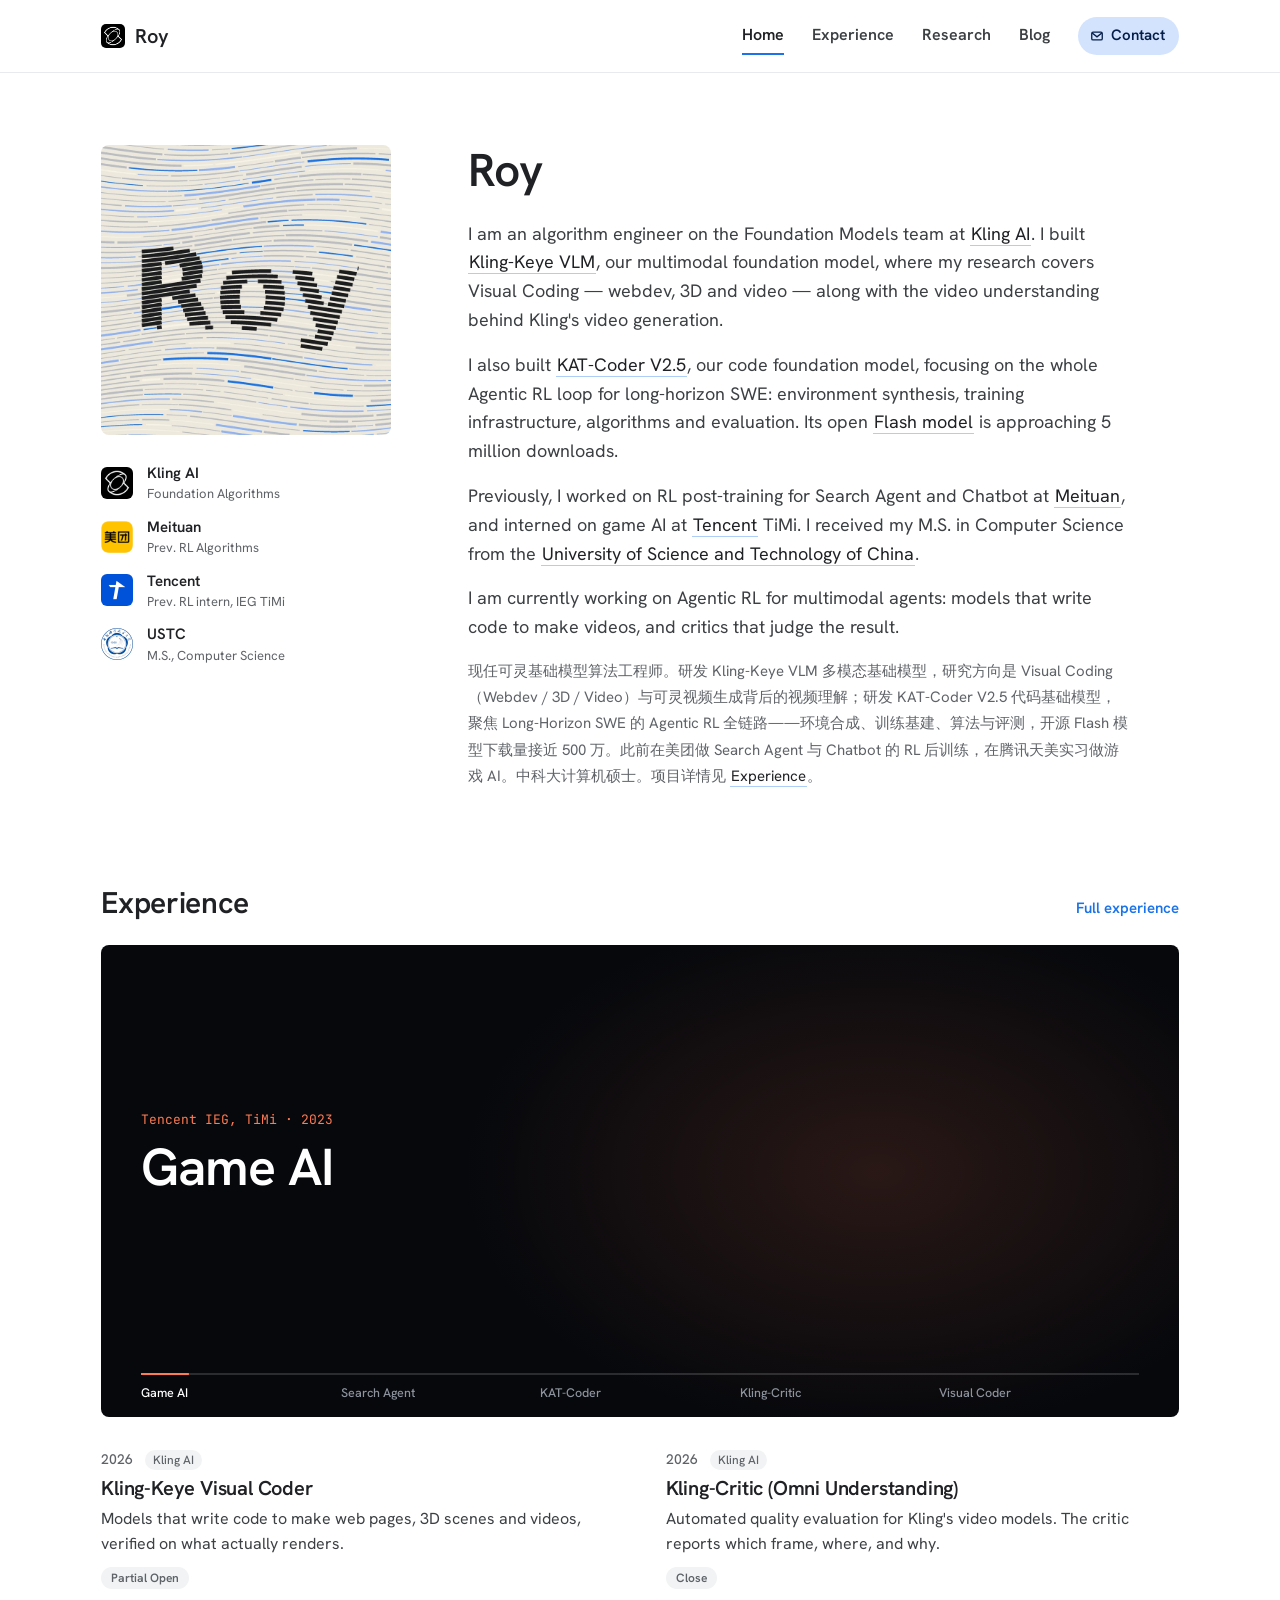
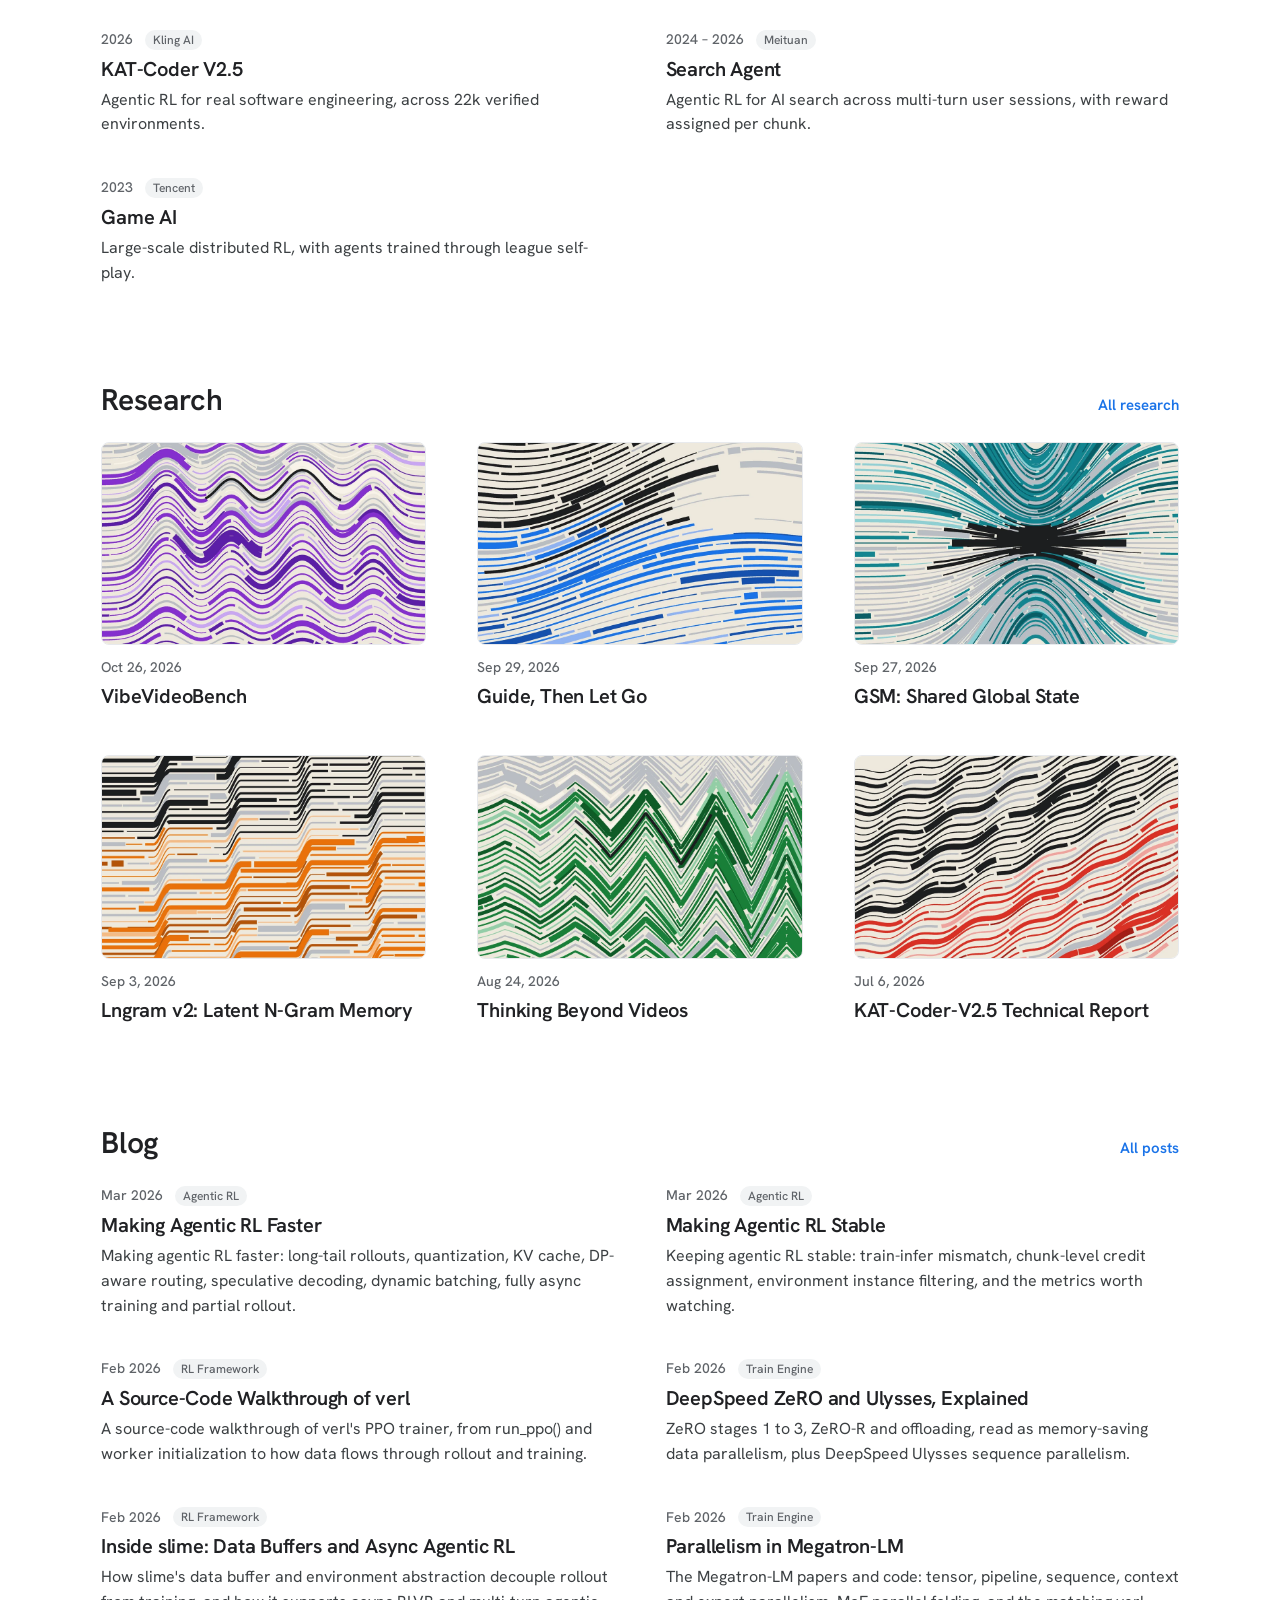
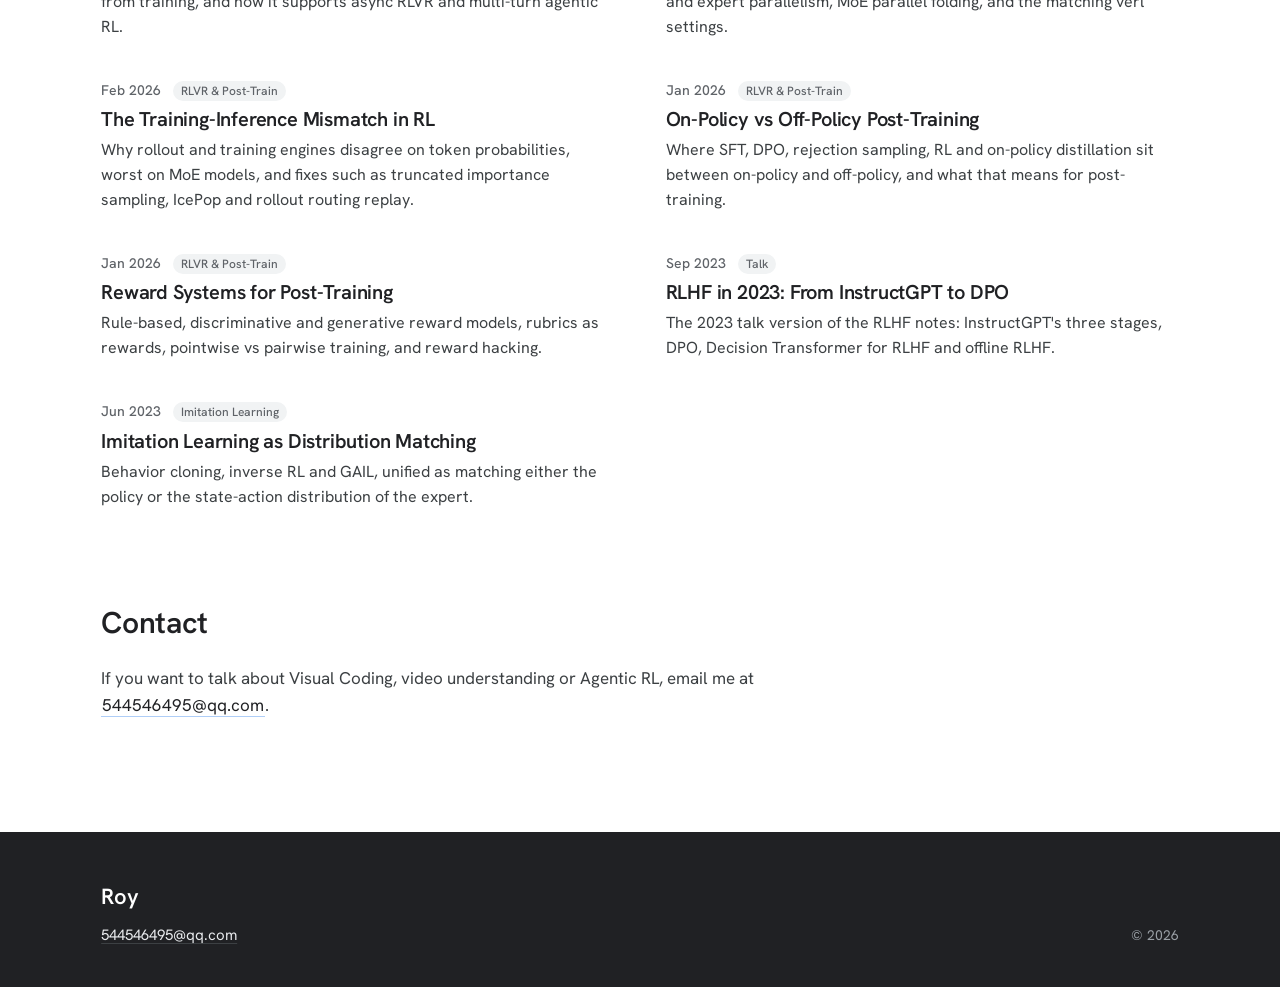
<file: index.html>
<!doctype html>
<html lang="en">
<head>
<meta charset="utf-8">
<meta name="viewport" content="width=device-width, initial-scale=1">
<title>Roy</title>
<meta name="description" content="Roy, algorithm engineer on the Foundation Models team at Kling AI, building Kling-Keye VLM and KAT-Coder V2.5.">
<link rel="icon" href="assets/img/favicon.svg" type="image/svg+xml">
<link rel="preload" href="assets/fonts/hanken-grotesk.woff2" as="font" type="font/woff2" crossorigin>
<link rel="stylesheet" href="assets/css/site.css?v=2ad6f1b4">
</head>
<body data-active="home">

<div id="site-header"></div>

<main>

<section class="journal" id="hero">
  <div class="page">
    <div class="hero-grid">
      <div>
        <h1 class="hero-name">Roy</h1>
        <div class="hero-bio">
          <p>I am an algorithm engineer on the Foundation Models team at <a href="https://klingai.com/" target="_blank" rel="noopener">Kling AI</a>. I built <a href="https://huggingface.co/Kwai-Keye" target="_blank" rel="noopener">Kling-Keye VLM</a>, our multimodal foundation model, where my research covers Visual Coding — webdev, 3D and video — along with the video understanding behind Kling's video generation.</p>
          <p>I also built <a href="https://huggingface.co/Kwaipilot" target="_blank" rel="noopener">KAT-Coder V2.5</a>, our code foundation model, focusing on the whole Agentic RL loop for long-horizon SWE: environment synthesis, training infrastructure, algorithms and evaluation. Its open <a href="https://huggingface.co/Kwaipilot/KAT-Coder-V2.5-Dev" target="_blank" rel="noopener">Flash model</a> is approaching 5 million downloads.</p>
          <p>Previously, I worked on RL post-training for Search Agent and Chatbot at <a href="https://www.meituan.com/" target="_blank" rel="noopener">Meituan</a>, and interned on game AI at <a href="https://www.tencent.com/" target="_blank" rel="noopener">Tencent</a> TiMi. I received my M.S. in Computer Science from the <a href="https://www.ustc.edu.cn/" target="_blank" rel="noopener">University of Science and Technology of China</a>.</p>
          <p>I am currently working on Agentic RL for multimodal agents: models that write code to make videos, and critics that judge the result.</p>
          <p class="zh" lang="zh-CN">现任可灵基础模型算法工程师。研发 Kling-Keye VLM 多模态基础模型，研究方向是 Visual Coding（Webdev / 3D / Video）与可灵视频生成背后的视频理解；研发 KAT-Coder V2.5 代码基础模型，聚焦 Long-Horizon SWE 的 Agentic RL 全链路——环境合成、训练基建、算法与评测，开源 Flash 模型下载量接近 500 万。此前在美团做 Search Agent 与 Chatbot 的 RL 后训练，在腾讯天美实习做游戏 AI。中科大计算机硕士。项目详情见 <a href="experience.html">Experience</a>。</p>
        </div>
      </div>

      <aside class="aside">
        <!-- 换照片：把 src 换成 assets/img/avatar.jpg -->
        <div class="avatar-frame"><img src="assets/img/avatar.webp" alt="Roy" width="800" height="800"></div>
        <ul class="hero-aff">
          <li><img src="assets/img/logos/kling.png" alt=""><span><b>Kling AI</b>Foundation Algorithms</span></li>
          <li><img src="assets/img/logos/meituan.png" alt=""><span><b>Meituan</b>Prev. RL Algorithms</span></li>
          <li><img src="assets/img/logos/tencent.png" alt=""><span><b>Tencent</b>Prev. RL intern, IEG TiMi</span></li>
          <li><img src="assets/img/logos/ustc.png" alt=""><span><b>USTC</b>M.S., Computer Science</span></li>
        </ul>
      </aside>
    </div>
  </div>
</section>

<section class="journal">
  <div class="page">
    <div class="sec-head">
      <h2 class="sec-title">Experience</h2>
      <a class="sec-more" href="experience.html">Full experience</a>
    </div>
    <a class="film" href="experience.html" aria-label="Open the Experience page">
      <canvas aria-hidden="true"></canvas>
      <div class="film-text">
        <p class="film-where"></p>
        <p class="film-title"></p>
      </div>
      <ol class="film-bar">
        <li style="--c:#ff7a52" data-where="Tencent IEG, TiMi · 2023" data-title="Game AI">Game AI</li>
        <li style="--c:#ffc83d" data-where="Meituan · 2024 – 2026" data-title="Search Agent">Search Agent</li>
        <li style="--c:#3de08f" data-where="Kling AI · 2026" data-title="KAT-Coder V2.5">KAT-Coder</li>
        <li style="--c:#ff5f7e" data-where="Kling-VLM · 2026" data-title="Kling-Critic">Kling-Critic</li>
        <li style="--c:#b9f53d" data-where="Kling-VLM · 2026" data-title="Kling-Keye Visual Coder">Visual Coder</li>
      </ol>
    </a>
    <div class="post-grid" style="margin-top:32px">
      <article class="post-card">
        <div class="post-meta"><span>2026</span><span class="tag">Kling AI</span></div>
        <h3 class="post-title"><a href="https://royfu-rl.github.io/visual-coding/" target="_blank" rel="noopener">Kling-Keye Visual Coder</a></h3>
        <p class="post-desc">Models that write code to make web pages, 3D scenes and videos, verified on what actually renders.</p>
        <span class="soon">Partial Open</span>
      </article>
      <article class="post-card">
        <div class="post-meta"><span>2026</span><span class="tag">Kling AI</span></div>
        <h3 class="post-title">Kling-Critic (Omni Understanding)</h3>
        <p class="post-desc">Automated quality evaluation for Kling's video models. The critic reports which frame, where, and why.</p>
        <span class="soon">Close</span>
      </article>
      <article class="post-card">
        <div class="post-meta"><span>2026</span><span class="tag">Kling AI</span></div>
        <h3 class="post-title"><a href="https://royfu-rl.github.io/kat-coder-rl-blog/" target="_blank" rel="noopener">KAT-Coder V2.5</a></h3>
        <p class="post-desc">Agentic RL for real software engineering, across 22k verified environments.</p>
      </article>
      <article class="post-card">
        <div class="post-meta"><span>2024 – 2026</span><span class="tag">Meituan</span></div>
        <h3 class="post-title"><a href="https://my.feishu.cn/docx/C8CPdwXnyoalkwxebvKcsvU4npd" target="_blank" rel="noopener">Search Agent</a></h3>
        <p class="post-desc">Agentic RL for AI search across multi-turn user sessions, with reward assigned per chunk.</p>
      </article>
      <article class="post-card">
        <div class="post-meta"><span>2023</span><span class="tag">Tencent</span></div>
        <h3 class="post-title"><a href="https://my.feishu.cn/docx/VE1Jd40pVouvCBxalZNcwFbYnYc" target="_blank" rel="noopener">Game AI</a></h3>
        <p class="post-desc">Large-scale distributed RL, with agents trained through league self-play.</p>
      </article>
    </div>
  </div>
</section>

<section class="journal">
  <div class="page">
    <div class="sec-head">
      <h2 class="sec-title">Research</h2>
      <a class="sec-more" href="research.html">All research</a>
    </div>
    <div class="post-grid exp-grid">
      <article class="post-card">
        <a class="tile-thumb" href="https://vibevideobench.github.io/" target="_blank" rel="noopener" tabindex="-1"><img src="assets/img/research/vibevideobench.webp" alt="" loading="lazy"></a>
        <div class="post-meta"><span>Oct 26, 2026</span></div>
        <h3 class="post-title"><a href="https://vibevideobench.github.io/" target="_blank" rel="noopener">VibeVideoBench</a></h3>
      </article>
      <article class="post-card">
        <a class="tile-thumb" href="https://arxiv.org/abs/2609.37898" target="_blank" rel="noopener" tabindex="-1"><img src="assets/img/research/gats.webp" alt="" loading="lazy"></a>
        <div class="post-meta"><span>Sep 29, 2026</span></div>
        <h3 class="post-title"><a href="https://arxiv.org/abs/2609.37898" target="_blank" rel="noopener">Guide, Then Let Go</a></h3>
      </article>
      <article class="post-card">
        <a class="tile-thumb" href="https://arxiv.org/abs/2609.33465" target="_blank" rel="noopener" tabindex="-1"><img src="assets/img/research/gsm.webp" alt="" loading="lazy"></a>
        <div class="post-meta"><span>Sep 27, 2026</span></div>
        <h3 class="post-title"><a href="https://arxiv.org/abs/2609.33465" target="_blank" rel="noopener">GSM: Shared Global State</a></h3>
      </article>
      <article class="post-card">
        <a class="tile-thumb" href="https://arxiv.org/abs/2609.03426" target="_blank" rel="noopener" tabindex="-1"><img src="assets/img/research/lngram-v2.webp" alt="" loading="lazy"></a>
        <div class="post-meta"><span>Sep 3, 2026</span></div>
        <h3 class="post-title"><a href="https://arxiv.org/abs/2609.03426" target="_blank" rel="noopener">Lngram v2: Latent N-Gram Memory</a></h3>
      </article>
      <article class="post-card">
        <a class="tile-thumb" href="https://arxiv.org/abs/2608.23329" target="_blank" rel="noopener" tabindex="-1"><img src="assets/img/research/videorover.webp" alt="" loading="lazy"></a>
        <div class="post-meta"><span>Aug 24, 2026</span></div>
        <h3 class="post-title"><a href="https://arxiv.org/abs/2608.23329" target="_blank" rel="noopener">Thinking Beyond Videos</a></h3>
      </article>
      <article class="post-card">
        <a class="tile-thumb" href="https://arxiv.org/abs/2607.05471" target="_blank" rel="noopener" tabindex="-1"><img src="assets/img/research/kat-coder.webp" alt="" loading="lazy"></a>
        <div class="post-meta"><span>Jul 6, 2026</span></div>
        <h3 class="post-title"><a href="https://arxiv.org/abs/2607.05471" target="_blank" rel="noopener">KAT-Coder-V2.5 Technical Report</a></h3>
      </article>
    </div>
  </div>
</section>

<section class="journal" id="blog">
  <div class="page">
    <div class="sec-head">
      <h2 class="sec-title">Blog</h2>
      <a class="sec-more" href="blog.html">All posts</a>
    </div>
    <!-- blog:start（生成，别手改：interview/blog/scripts/build_site_blog.py；篇目 = feishu/blurbs.json 里 home:true） -->
    <div class="post-grid">
      <article class="post-card">
        <div class="post-meta"><span>Mar 2026</span><a class="tag" href="blog.html#algorithm/agentic-rl">Agentic RL</a></div>
        <h3 class="post-title"><a href="https://my.feishu.cn/docx/Ds23dCeM0oqLKNxSoy0cGDbtnug" target="_blank" rel="noopener">Making Agentic RL Faster</a></h3>
        <p class="post-desc">Making agentic RL faster: long-tail rollouts, quantization, KV cache, DP-aware routing, speculative decoding, dynamic batching, fully async training and partial rollout.</p>
      </article>
      <article class="post-card">
        <div class="post-meta"><span>Mar 2026</span><a class="tag" href="blog.html#algorithm/agentic-rl">Agentic RL</a></div>
        <h3 class="post-title"><a href="https://my.feishu.cn/docx/QgzAd0SVuou9bfxWCPQcIwDhnoh" target="_blank" rel="noopener">Making Agentic RL Stable</a></h3>
        <p class="post-desc">Keeping agentic RL stable: train-infer mismatch, chunk-level credit assignment, environment instance filtering, and the metrics worth watching.</p>
      </article>
      <article class="post-card">
        <div class="post-meta"><span>Feb 2026</span><a class="tag" href="blog.html#infra/rl-framework">RL Framework</a></div>
        <h3 class="post-title"><a href="https://my.feishu.cn/docx/TMZ3dU0dvokHGZxM23Fc9BevnPf" target="_blank" rel="noopener">A Source-Code Walkthrough of verl</a></h3>
        <p class="post-desc">A source-code walkthrough of verl&#x27;s PPO trainer, from run_ppo() and worker initialization to how data flows through rollout and training.</p>
      </article>
      <article class="post-card">
        <div class="post-meta"><span>Feb 2026</span><a class="tag" href="blog.html#infra/train-engine">Train Engine</a></div>
        <h3 class="post-title"><a href="https://my.feishu.cn/docx/UtYSdIr22oGstUxECitcQmuOn8i" target="_blank" rel="noopener">DeepSpeed ZeRO and Ulysses, Explained</a></h3>
        <p class="post-desc">ZeRO stages 1 to 3, ZeRO-R and offloading, read as memory-saving data parallelism, plus DeepSpeed Ulysses sequence parallelism.</p>
      </article>
      <article class="post-card">
        <div class="post-meta"><span>Feb 2026</span><a class="tag" href="blog.html#infra/rl-framework">RL Framework</a></div>
        <h3 class="post-title"><a href="https://my.feishu.cn/docx/FOk1dMs9MoQX8WxAuIscJh5dn0g" target="_blank" rel="noopener">Inside slime: Data Buffers and Async Agentic RL</a></h3>
        <p class="post-desc">How slime&#x27;s data buffer and environment abstraction decouple rollout from training, and how it supports async RLVR and multi-turn agentic RL.</p>
      </article>
      <article class="post-card">
        <div class="post-meta"><span>Feb 2026</span><a class="tag" href="blog.html#infra/train-engine">Train Engine</a></div>
        <h3 class="post-title"><a href="https://my.feishu.cn/docx/ZzAIdUewdoAyQWxLVZRcHUwOnvc" target="_blank" rel="noopener">Parallelism in Megatron-LM</a></h3>
        <p class="post-desc">The Megatron-LM papers and code: tensor, pipeline, sequence, context and expert parallelism, MoE parallel folding, and the matching verl settings.</p>
      </article>
      <article class="post-card">
        <div class="post-meta"><span>Feb 2026</span><a class="tag" href="blog.html#algorithm/rlvr-post-train">RLVR &amp; Post-Train</a></div>
        <h3 class="post-title"><a href="https://my.feishu.cn/docx/FW34d05OBouqzExcBDwcQY3on9g" target="_blank" rel="noopener">The Training-Inference Mismatch in RL</a></h3>
        <p class="post-desc">Why rollout and training engines disagree on token probabilities, worst on MoE models, and fixes such as truncated importance sampling, IcePop and rollout routing replay.</p>
      </article>
      <article class="post-card">
        <div class="post-meta"><span>Jan 2026</span><a class="tag" href="blog.html#algorithm/rlvr-post-train">RLVR &amp; Post-Train</a></div>
        <h3 class="post-title"><a href="https://my.feishu.cn/docx/NL19dLyjXochYYxAdkUch4GBngf" target="_blank" rel="noopener">On-Policy vs Off-Policy Post-Training</a></h3>
        <p class="post-desc">Where SFT, DPO, rejection sampling, RL and on-policy distillation sit between on-policy and off-policy, and what that means for post-training.</p>
      </article>
      <article class="post-card">
        <div class="post-meta"><span>Jan 2026</span><a class="tag" href="blog.html#algorithm/rlvr-post-train">RLVR &amp; Post-Train</a></div>
        <h3 class="post-title"><a href="https://my.feishu.cn/docx/DcXadrwcgo1xIixCZsocwLtOnAc" target="_blank" rel="noopener">Reward Systems for Post-Training</a></h3>
        <p class="post-desc">Rule-based, discriminative and generative reward models, rubrics as rewards, pointwise vs pairwise training, and reward hacking.</p>
      </article>
      <article class="post-card">
        <div class="post-meta"><span>Sep 2023</span><a class="tag" href="blog.html#projects/talk">Talk</a></div>
        <h3 class="post-title"><a href="https://my.feishu.cn/docx/RECvdO9MPo5tWVxQEy1c65N5nwg" target="_blank" rel="noopener">RLHF in 2023: From InstructGPT to DPO</a></h3>
        <p class="post-desc">The 2023 talk version of the RLHF notes: InstructGPT&#x27;s three stages, DPO, Decision Transformer for RLHF and offline RLHF.</p>
      </article>
      <article class="post-card">
        <div class="post-meta"><span>Jun 2023</span><a class="tag" href="blog.html#algorithm/imitation-learning">Imitation Learning</a></div>
        <h3 class="post-title"><a href="https://my.feishu.cn/docx/MiHjdJAhfok9a1x3Ai2cMWBxnQf" target="_blank" rel="noopener">Imitation Learning as Distribution Matching</a></h3>
        <p class="post-desc">Behavior cloning, inverse RL and GAIL, unified as matching either the policy or the state-action distribution of the expert.</p>
      </article>
    </div>
    <!-- blog:end -->
  </div>
</section>

<section class="journal" id="contact">
  <div class="page">
    <div class="sec-head"><h2 class="sec-title">Contact</h2></div>
    <p class="prose">If you want to talk about Visual Coding, video understanding or Agentic RL, email me at <a href="mailto:544546495@qq.com">544546495@qq.com</a>.</p>
  </div>
</section>

</main>

<div id="site-footer"></div>

<script src="assets/js/site.js?v=3c889df4"></script>
<script src="assets/js/swarm.js?v=55a91ac2"></script>
<script src="assets/js/film.js?v=27feef33"></script>
</body>
</html>
</file>
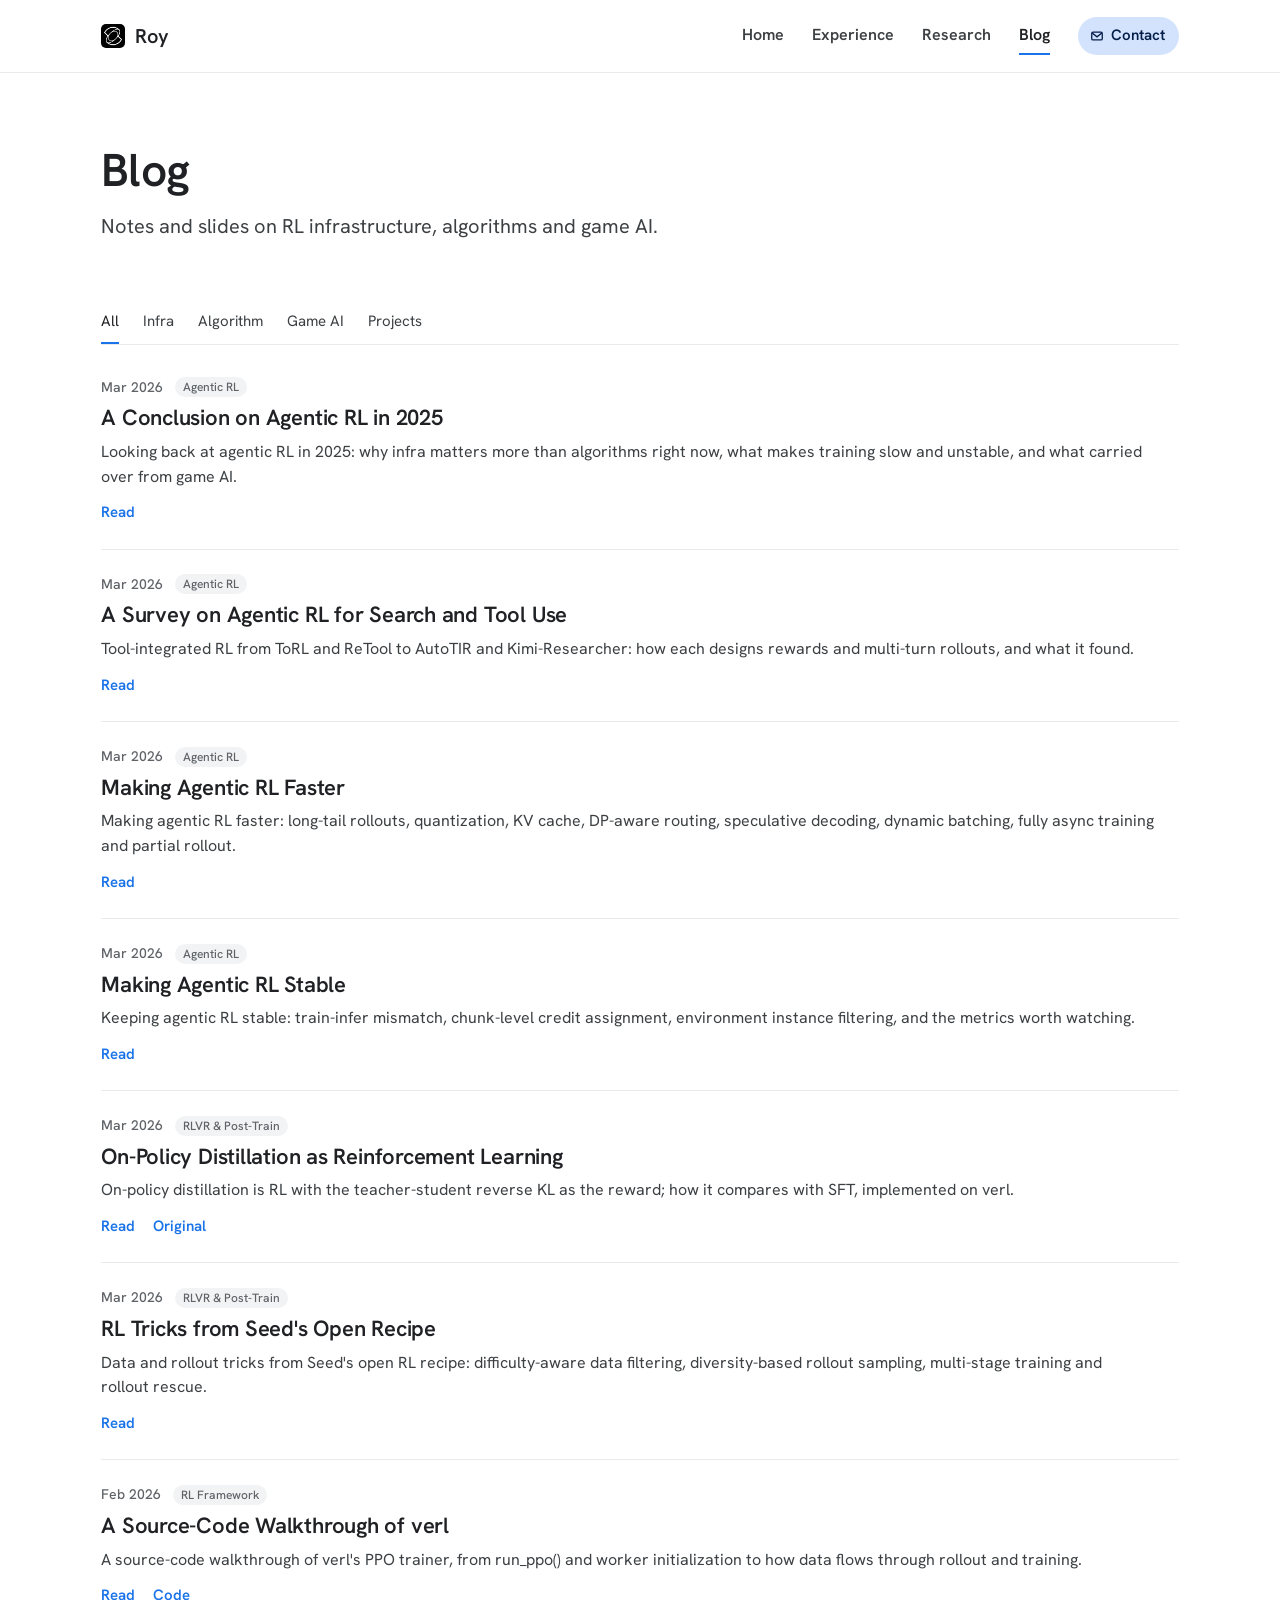
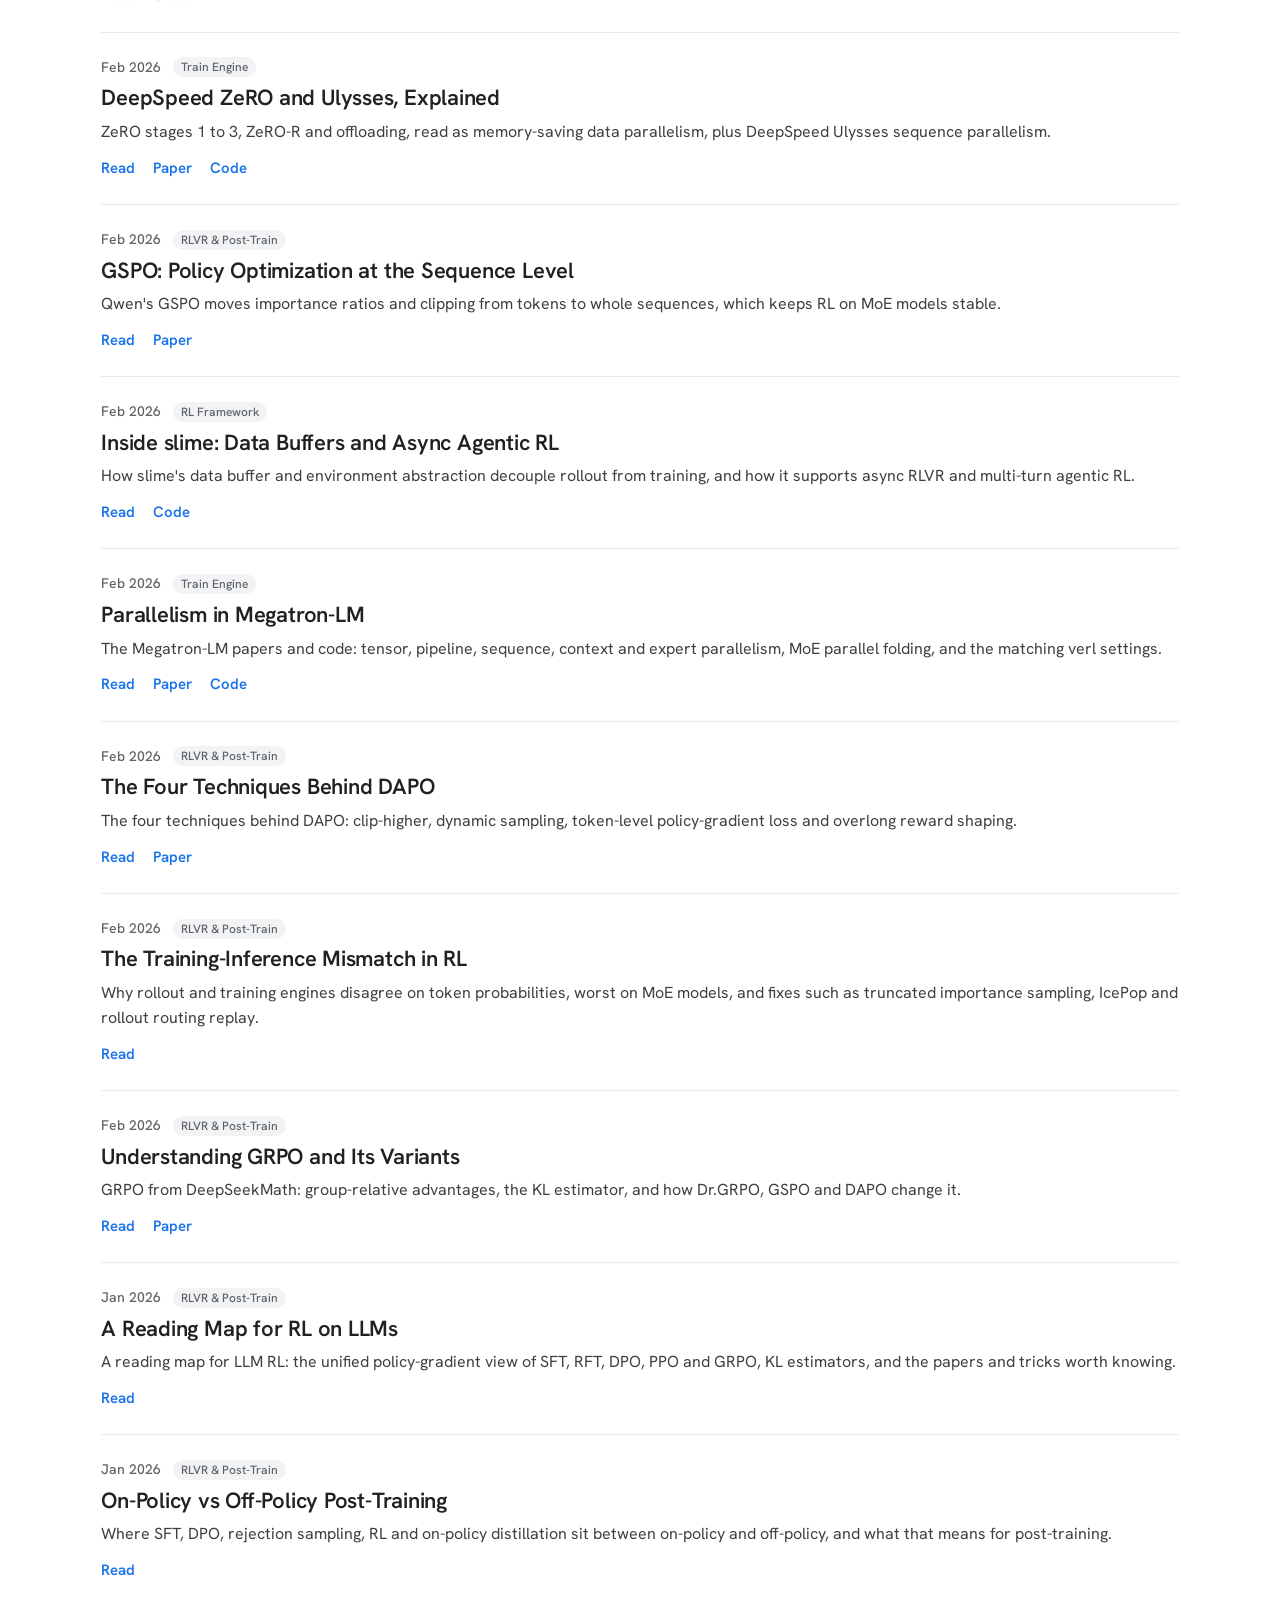
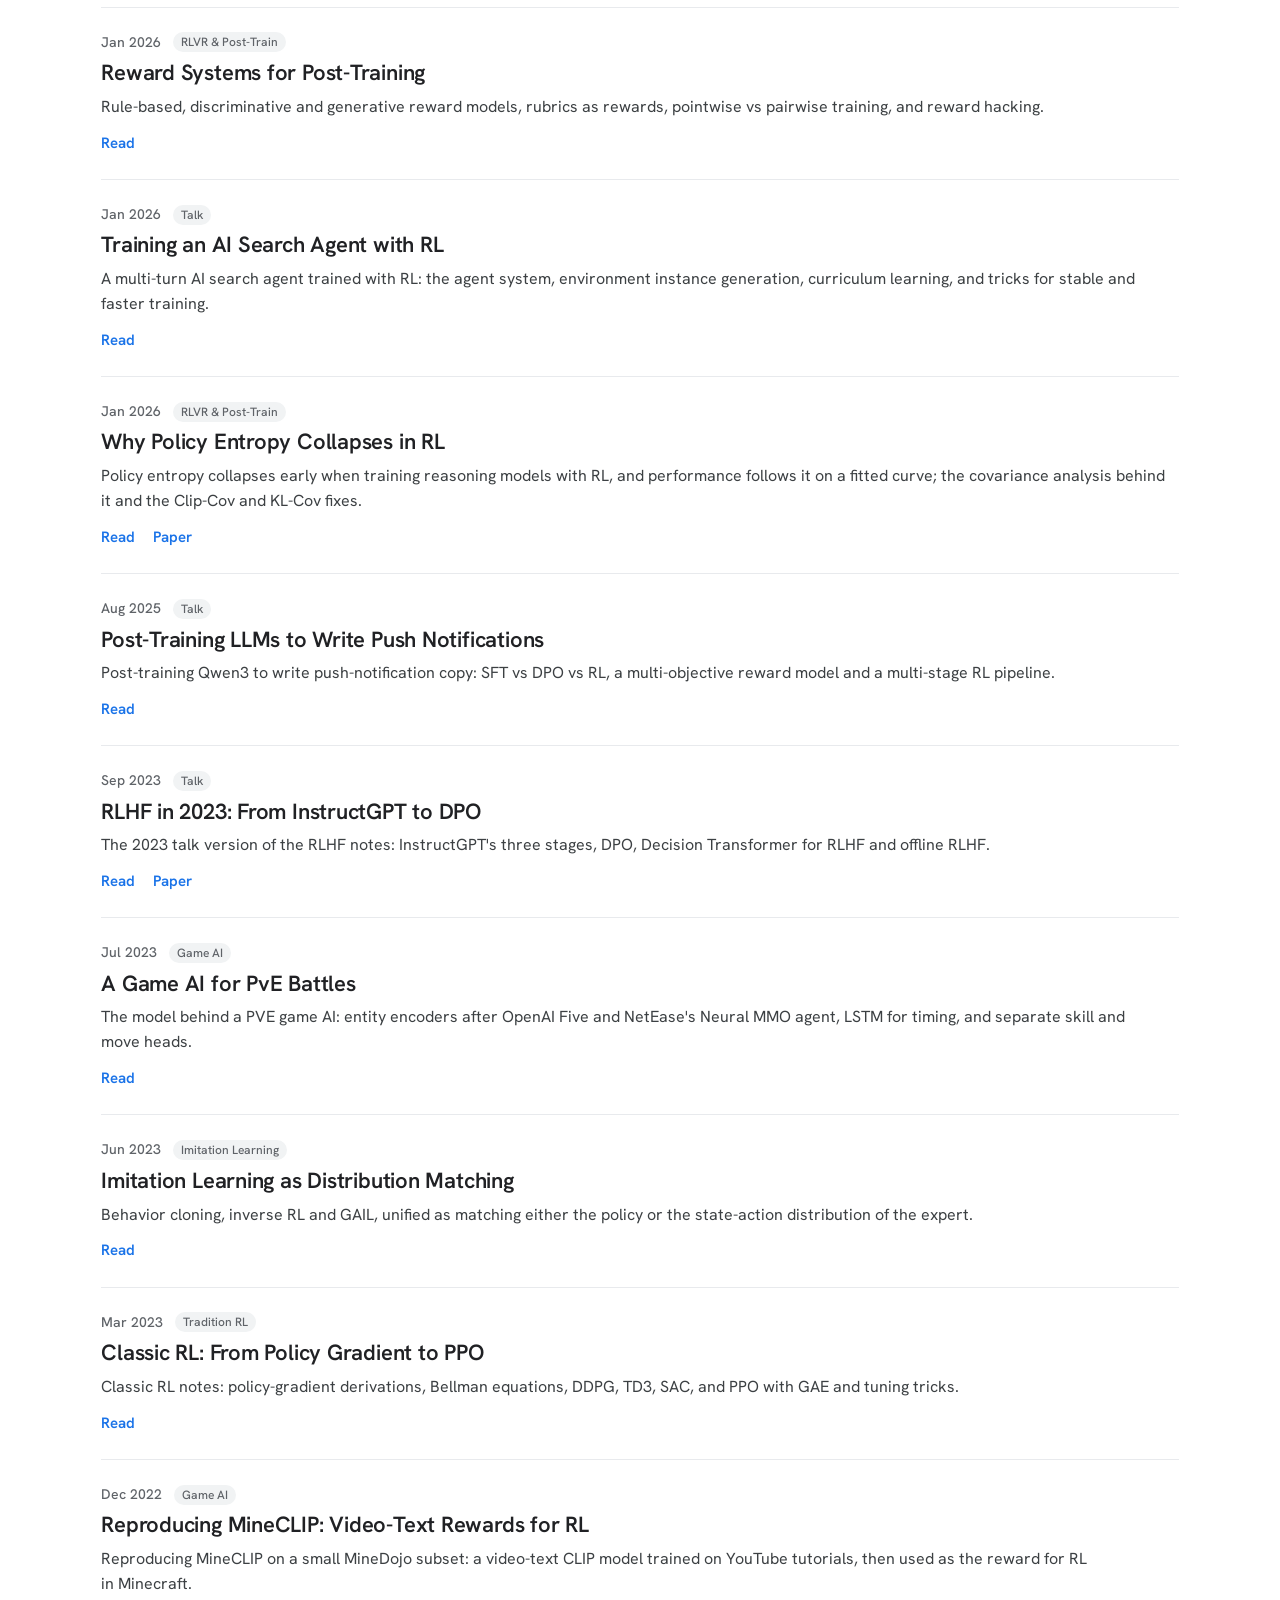
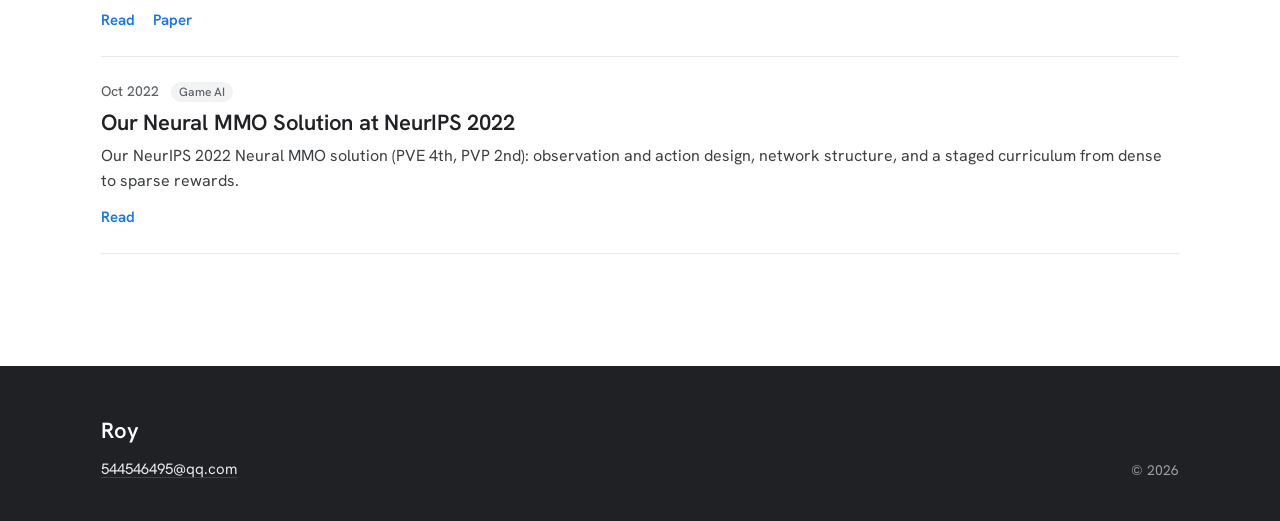
<file: blog.html>
<!doctype html>
<html lang="en">
<head>
<meta charset="utf-8">
<meta name="viewport" content="width=device-width, initial-scale=1">
<title>Blog · Roy</title>
<link rel="icon" href="assets/img/favicon.svg" type="image/svg+xml">
<link rel="preload" href="assets/fonts/hanken-grotesk.woff2" as="font" type="font/woff2" crossorigin>
<link rel="stylesheet" href="assets/css/site.css?v=2ad6f1b4">
</head>
<!-- 生成文件，别手改：interview/blog/scripts/build_site_blog.py -->
<body data-active="blog">

<div id="site-header"></div>

<main>

<section class="page-hero">
  <div class="page">
    <h1>Blog</h1>
    <p class="lede">Notes and slides on RL infrastructure, algorithms and game AI.</p>
  </div>
</section>

<section class="journal">
  <div class="page">
    <div class="blog-tabs" role="group" aria-label="Category">
      <button type="button" data-f="all">All</button>
      <button type="button" data-f="infra">Infra</button>
      <button type="button" data-f="algorithm">Algorithm</button>
      <button type="button" data-f="game-ai">Game AI</button>
      <button type="button" data-f="projects">Projects</button>
    </div>
    <div class="blog-subs" data-for="infra" role="group" aria-label="Infra topics" hidden>
      <button type="button" data-f="infra">All</button>
      <button type="button" data-f="infra/distributed-rl">Distributed RL</button>
      <button type="button" data-f="infra/rl-framework">RL Framework</button>
      <button type="button" data-f="infra/train-engine">Train Engine</button>
    </div>
    <div class="blog-subs" data-for="algorithm" role="group" aria-label="Algorithm topics" hidden>
      <button type="button" data-f="algorithm">All</button>
      <button type="button" data-f="algorithm/agentic-rl">Agentic RL</button>
      <button type="button" data-f="algorithm/rlvr-post-train">RLVR &amp; Post-Train</button>
      <button type="button" data-f="algorithm/imitation-learning">Imitation Learning</button>
      <button type="button" data-f="algorithm/tradition-rl">Tradition RL</button>
    </div>
    <div class="post-list blog-list">
      <article class="post-row" data-f="algorithm/agentic-rl">
        <div class="post-meta"><span>Mar 2026</span><button class="tag" type="button" data-f="algorithm/agentic-rl">Agentic RL</button></div>
        <h3 class="post-title"><a href="https://my.feishu.cn/docx/Sn9PdzP9uoDERxx9p7IcCO5Vnie" target="_blank" rel="noopener">A Conclusion on Agentic RL in 2025</a></h3>
        <p class="post-desc">Looking back at agentic RL in 2025: why infra matters more than algorithms right now, what makes training slow and unstable, and what carried over from game AI.</p>
        <div class="post-links"><a href="https://my.feishu.cn/docx/Sn9PdzP9uoDERxx9p7IcCO5Vnie" target="_blank" rel="noopener">Read</a></div>
      </article>
      <article class="post-row" data-f="algorithm/agentic-rl">
        <div class="post-meta"><span>Mar 2026</span><button class="tag" type="button" data-f="algorithm/agentic-rl">Agentic RL</button></div>
        <h3 class="post-title"><a href="https://my.feishu.cn/docx/KvLOdgiIqo5UDkxlGZKc0bMan2v" target="_blank" rel="noopener">A Survey on Agentic RL for Search and Tool Use</a></h3>
        <p class="post-desc">Tool-integrated RL from ToRL and ReTool to AutoTIR and Kimi-Researcher: how each designs rewards and multi-turn rollouts, and what it found.</p>
        <div class="post-links"><a href="https://my.feishu.cn/docx/KvLOdgiIqo5UDkxlGZKc0bMan2v" target="_blank" rel="noopener">Read</a></div>
      </article>
      <article class="post-row" data-f="algorithm/agentic-rl">
        <div class="post-meta"><span>Mar 2026</span><button class="tag" type="button" data-f="algorithm/agentic-rl">Agentic RL</button></div>
        <h3 class="post-title"><a href="https://my.feishu.cn/docx/Ds23dCeM0oqLKNxSoy0cGDbtnug" target="_blank" rel="noopener">Making Agentic RL Faster</a></h3>
        <p class="post-desc">Making agentic RL faster: long-tail rollouts, quantization, KV cache, DP-aware routing, speculative decoding, dynamic batching, fully async training and partial rollout.</p>
        <div class="post-links"><a href="https://my.feishu.cn/docx/Ds23dCeM0oqLKNxSoy0cGDbtnug" target="_blank" rel="noopener">Read</a></div>
      </article>
      <article class="post-row" data-f="algorithm/agentic-rl">
        <div class="post-meta"><span>Mar 2026</span><button class="tag" type="button" data-f="algorithm/agentic-rl">Agentic RL</button></div>
        <h3 class="post-title"><a href="https://my.feishu.cn/docx/QgzAd0SVuou9bfxWCPQcIwDhnoh" target="_blank" rel="noopener">Making Agentic RL Stable</a></h3>
        <p class="post-desc">Keeping agentic RL stable: train-infer mismatch, chunk-level credit assignment, environment instance filtering, and the metrics worth watching.</p>
        <div class="post-links"><a href="https://my.feishu.cn/docx/QgzAd0SVuou9bfxWCPQcIwDhnoh" target="_blank" rel="noopener">Read</a></div>
      </article>
      <article class="post-row" data-f="algorithm/rlvr-post-train">
        <div class="post-meta"><span>Mar 2026</span><button class="tag" type="button" data-f="algorithm/rlvr-post-train">RLVR &amp; Post-Train</button></div>
        <h3 class="post-title"><a href="https://my.feishu.cn/docx/QbgkdojHuoY631xjdaLcDP8knFw" target="_blank" rel="noopener">On-Policy Distillation as Reinforcement Learning</a></h3>
        <p class="post-desc">On-policy distillation is RL with the teacher-student reverse KL as the reward; how it compares with SFT, implemented on verl.</p>
        <div class="post-links"><a href="https://my.feishu.cn/docx/QbgkdojHuoY631xjdaLcDP8knFw" target="_blank" rel="noopener">Read</a><a href="https://thinkingmachines.ai/blog/on-policy-distillation/" target="_blank" rel="noopener">Original</a></div>
      </article>
      <article class="post-row" data-f="algorithm/rlvr-post-train">
        <div class="post-meta"><span>Mar 2026</span><button class="tag" type="button" data-f="algorithm/rlvr-post-train">RLVR &amp; Post-Train</button></div>
        <h3 class="post-title"><a href="https://my.feishu.cn/docx/CwHzdnieQo6Gzoxni0Rc3Epkn6d" target="_blank" rel="noopener">RL Tricks from Seed&#x27;s Open Recipe</a></h3>
        <p class="post-desc">Data and rollout tricks from Seed&#x27;s open RL recipe: difficulty-aware data filtering, diversity-based rollout sampling, multi-stage training and rollout rescue.</p>
        <div class="post-links"><a href="https://my.feishu.cn/docx/CwHzdnieQo6Gzoxni0Rc3Epkn6d" target="_blank" rel="noopener">Read</a></div>
      </article>
      <article class="post-row" data-f="infra/rl-framework">
        <div class="post-meta"><span>Feb 2026</span><button class="tag" type="button" data-f="infra/rl-framework">RL Framework</button></div>
        <h3 class="post-title"><a href="https://my.feishu.cn/docx/TMZ3dU0dvokHGZxM23Fc9BevnPf" target="_blank" rel="noopener">A Source-Code Walkthrough of verl</a></h3>
        <p class="post-desc">A source-code walkthrough of verl&#x27;s PPO trainer, from run_ppo() and worker initialization to how data flows through rollout and training.</p>
        <div class="post-links"><a href="https://my.feishu.cn/docx/TMZ3dU0dvokHGZxM23Fc9BevnPf" target="_blank" rel="noopener">Read</a><a href="https://github.com/volcengine/verl" target="_blank" rel="noopener">Code</a></div>
      </article>
      <article class="post-row" data-f="infra/train-engine">
        <div class="post-meta"><span>Feb 2026</span><button class="tag" type="button" data-f="infra/train-engine">Train Engine</button></div>
        <h3 class="post-title"><a href="https://my.feishu.cn/docx/UtYSdIr22oGstUxECitcQmuOn8i" target="_blank" rel="noopener">DeepSpeed ZeRO and Ulysses, Explained</a></h3>
        <p class="post-desc">ZeRO stages 1 to 3, ZeRO-R and offloading, read as memory-saving data parallelism, plus DeepSpeed Ulysses sequence parallelism.</p>
        <div class="post-links"><a href="https://my.feishu.cn/docx/UtYSdIr22oGstUxECitcQmuOn8i" target="_blank" rel="noopener">Read</a><a href="https://arxiv.org/abs/1910.02054" target="_blank" rel="noopener">Paper</a><a href="https://github.com/deepspeedai/DeepSpeed" target="_blank" rel="noopener">Code</a></div>
      </article>
      <article class="post-row" data-f="algorithm/rlvr-post-train">
        <div class="post-meta"><span>Feb 2026</span><button class="tag" type="button" data-f="algorithm/rlvr-post-train">RLVR &amp; Post-Train</button></div>
        <h3 class="post-title"><a href="https://my.feishu.cn/docx/MlZZd5ZpZo1NTrxGnDvcVOCNnOh" target="_blank" rel="noopener">GSPO: Policy Optimization at the Sequence Level</a></h3>
        <p class="post-desc">Qwen&#x27;s GSPO moves importance ratios and clipping from tokens to whole sequences, which keeps RL on MoE models stable.</p>
        <div class="post-links"><a href="https://my.feishu.cn/docx/MlZZd5ZpZo1NTrxGnDvcVOCNnOh" target="_blank" rel="noopener">Read</a><a href="https://arxiv.org/abs/2507.18071" target="_blank" rel="noopener">Paper</a></div>
      </article>
      <article class="post-row" data-f="infra/rl-framework">
        <div class="post-meta"><span>Feb 2026</span><button class="tag" type="button" data-f="infra/rl-framework">RL Framework</button></div>
        <h3 class="post-title"><a href="https://my.feishu.cn/docx/FOk1dMs9MoQX8WxAuIscJh5dn0g" target="_blank" rel="noopener">Inside slime: Data Buffers and Async Agentic RL</a></h3>
        <p class="post-desc">How slime&#x27;s data buffer and environment abstraction decouple rollout from training, and how it supports async RLVR and multi-turn agentic RL.</p>
        <div class="post-links"><a href="https://my.feishu.cn/docx/FOk1dMs9MoQX8WxAuIscJh5dn0g" target="_blank" rel="noopener">Read</a><a href="https://github.com/THUDM/slime" target="_blank" rel="noopener">Code</a></div>
      </article>
      <article class="post-row" data-f="infra/train-engine">
        <div class="post-meta"><span>Feb 2026</span><button class="tag" type="button" data-f="infra/train-engine">Train Engine</button></div>
        <h3 class="post-title"><a href="https://my.feishu.cn/docx/ZzAIdUewdoAyQWxLVZRcHUwOnvc" target="_blank" rel="noopener">Parallelism in Megatron-LM</a></h3>
        <p class="post-desc">The Megatron-LM papers and code: tensor, pipeline, sequence, context and expert parallelism, MoE parallel folding, and the matching verl settings.</p>
        <div class="post-links"><a href="https://my.feishu.cn/docx/ZzAIdUewdoAyQWxLVZRcHUwOnvc" target="_blank" rel="noopener">Read</a><a href="https://arxiv.org/abs/1909.08053" target="_blank" rel="noopener">Paper</a><a href="https://github.com/NVIDIA/Megatron-LM" target="_blank" rel="noopener">Code</a></div>
      </article>
      <article class="post-row" data-f="algorithm/rlvr-post-train">
        <div class="post-meta"><span>Feb 2026</span><button class="tag" type="button" data-f="algorithm/rlvr-post-train">RLVR &amp; Post-Train</button></div>
        <h3 class="post-title"><a href="https://my.feishu.cn/docx/Rpdtdt7B8o1J4zxbAgTc5IFtnwd" target="_blank" rel="noopener">The Four Techniques Behind DAPO</a></h3>
        <p class="post-desc">The four techniques behind DAPO: clip-higher, dynamic sampling, token-level policy-gradient loss and overlong reward shaping.</p>
        <div class="post-links"><a href="https://my.feishu.cn/docx/Rpdtdt7B8o1J4zxbAgTc5IFtnwd" target="_blank" rel="noopener">Read</a><a href="https://arxiv.org/abs/2503.14476" target="_blank" rel="noopener">Paper</a></div>
      </article>
      <article class="post-row" data-f="algorithm/rlvr-post-train">
        <div class="post-meta"><span>Feb 2026</span><button class="tag" type="button" data-f="algorithm/rlvr-post-train">RLVR &amp; Post-Train</button></div>
        <h3 class="post-title"><a href="https://my.feishu.cn/docx/FW34d05OBouqzExcBDwcQY3on9g" target="_blank" rel="noopener">The Training-Inference Mismatch in RL</a></h3>
        <p class="post-desc">Why rollout and training engines disagree on token probabilities, worst on MoE models, and fixes such as truncated importance sampling, IcePop and rollout routing replay.</p>
        <div class="post-links"><a href="https://my.feishu.cn/docx/FW34d05OBouqzExcBDwcQY3on9g" target="_blank" rel="noopener">Read</a></div>
      </article>
      <article class="post-row" data-f="algorithm/rlvr-post-train">
        <div class="post-meta"><span>Feb 2026</span><button class="tag" type="button" data-f="algorithm/rlvr-post-train">RLVR &amp; Post-Train</button></div>
        <h3 class="post-title"><a href="https://my.feishu.cn/docx/WoZqdLLeQoQW9gx3rIfceQ5OnXd" target="_blank" rel="noopener">Understanding GRPO and Its Variants</a></h3>
        <p class="post-desc">GRPO from DeepSeekMath: group-relative advantages, the KL estimator, and how Dr.GRPO, GSPO and DAPO change it.</p>
        <div class="post-links"><a href="https://my.feishu.cn/docx/WoZqdLLeQoQW9gx3rIfceQ5OnXd" target="_blank" rel="noopener">Read</a><a href="https://arxiv.org/abs/2402.03300" target="_blank" rel="noopener">Paper</a></div>
      </article>
      <article class="post-row" data-f="algorithm/rlvr-post-train">
        <div class="post-meta"><span>Jan 2026</span><button class="tag" type="button" data-f="algorithm/rlvr-post-train">RLVR &amp; Post-Train</button></div>
        <h3 class="post-title"><a href="https://my.feishu.cn/docx/Hg8Rdyj7FoEzZ7xEVM1cwIbEnjd" target="_blank" rel="noopener">A Reading Map for RL on LLMs</a></h3>
        <p class="post-desc">A reading map for LLM RL: the unified policy-gradient view of SFT, RFT, DPO, PPO and GRPO, KL estimators, and the papers and tricks worth knowing.</p>
        <div class="post-links"><a href="https://my.feishu.cn/docx/Hg8Rdyj7FoEzZ7xEVM1cwIbEnjd" target="_blank" rel="noopener">Read</a></div>
      </article>
      <article class="post-row" data-f="algorithm/rlvr-post-train">
        <div class="post-meta"><span>Jan 2026</span><button class="tag" type="button" data-f="algorithm/rlvr-post-train">RLVR &amp; Post-Train</button></div>
        <h3 class="post-title"><a href="https://my.feishu.cn/docx/NL19dLyjXochYYxAdkUch4GBngf" target="_blank" rel="noopener">On-Policy vs Off-Policy Post-Training</a></h3>
        <p class="post-desc">Where SFT, DPO, rejection sampling, RL and on-policy distillation sit between on-policy and off-policy, and what that means for post-training.</p>
        <div class="post-links"><a href="https://my.feishu.cn/docx/NL19dLyjXochYYxAdkUch4GBngf" target="_blank" rel="noopener">Read</a></div>
      </article>
      <article class="post-row" data-f="algorithm/rlvr-post-train">
        <div class="post-meta"><span>Jan 2026</span><button class="tag" type="button" data-f="algorithm/rlvr-post-train">RLVR &amp; Post-Train</button></div>
        <h3 class="post-title"><a href="https://my.feishu.cn/docx/DcXadrwcgo1xIixCZsocwLtOnAc" target="_blank" rel="noopener">Reward Systems for Post-Training</a></h3>
        <p class="post-desc">Rule-based, discriminative and generative reward models, rubrics as rewards, pointwise vs pairwise training, and reward hacking.</p>
        <div class="post-links"><a href="https://my.feishu.cn/docx/DcXadrwcgo1xIixCZsocwLtOnAc" target="_blank" rel="noopener">Read</a></div>
      </article>
      <article class="post-row" data-f="projects/talk">
        <div class="post-meta"><span>Jan 2026</span><button class="tag" type="button" data-f="projects/talk">Talk</button></div>
        <h3 class="post-title"><a href="https://my.feishu.cn/docx/C8CPdwXnyoalkwxebvKcsvU4npd" target="_blank" rel="noopener">Training an AI Search Agent with RL</a></h3>
        <p class="post-desc">A multi-turn AI search agent trained with RL: the agent system, environment instance generation, curriculum learning, and tricks for stable and faster training.</p>
        <div class="post-links"><a href="https://my.feishu.cn/docx/C8CPdwXnyoalkwxebvKcsvU4npd" target="_blank" rel="noopener">Read</a></div>
      </article>
      <article class="post-row" data-f="algorithm/rlvr-post-train">
        <div class="post-meta"><span>Jan 2026</span><button class="tag" type="button" data-f="algorithm/rlvr-post-train">RLVR &amp; Post-Train</button></div>
        <h3 class="post-title"><a href="https://my.feishu.cn/docx/S9PMdBbprowfp9xrMVUcCy6ZnOe" target="_blank" rel="noopener">Why Policy Entropy Collapses in RL</a></h3>
        <p class="post-desc">Policy entropy collapses early when training reasoning models with RL, and performance follows it on a fitted curve; the covariance analysis behind it and the Clip-Cov and KL-Cov fixes.</p>
        <div class="post-links"><a href="https://my.feishu.cn/docx/S9PMdBbprowfp9xrMVUcCy6ZnOe" target="_blank" rel="noopener">Read</a><a href="https://arxiv.org/abs/2505.22617" target="_blank" rel="noopener">Paper</a></div>
      </article>
      <article class="post-row" data-f="projects/talk">
        <div class="post-meta"><span>Aug 2025</span><button class="tag" type="button" data-f="projects/talk">Talk</button></div>
        <h3 class="post-title"><a href="https://my.feishu.cn/docx/Urtqdus3Dod7gbx4y6tcF6fbnJc" target="_blank" rel="noopener">Post-Training LLMs to Write Push Notifications</a></h3>
        <p class="post-desc">Post-training Qwen3 to write push-notification copy: SFT vs DPO vs RL, a multi-objective reward model and a multi-stage RL pipeline.</p>
        <div class="post-links"><a href="https://my.feishu.cn/docx/Urtqdus3Dod7gbx4y6tcF6fbnJc" target="_blank" rel="noopener">Read</a></div>
      </article>
      <article class="post-row" data-f="projects/talk">
        <div class="post-meta"><span>Sep 2023</span><button class="tag" type="button" data-f="projects/talk">Talk</button></div>
        <h3 class="post-title"><a href="https://my.feishu.cn/docx/RECvdO9MPo5tWVxQEy1c65N5nwg" target="_blank" rel="noopener">RLHF in 2023: From InstructGPT to DPO</a></h3>
        <p class="post-desc">The 2023 talk version of the RLHF notes: InstructGPT&#x27;s three stages, DPO, Decision Transformer for RLHF and offline RLHF.</p>
        <div class="post-links"><a href="https://my.feishu.cn/docx/RECvdO9MPo5tWVxQEy1c65N5nwg" target="_blank" rel="noopener">Read</a><a href="https://arxiv.org/abs/2203.02155" target="_blank" rel="noopener">Paper</a></div>
      </article>
      <article class="post-row" data-f="game-ai/game-ai">
        <div class="post-meta"><span>Jul 2023</span><button class="tag" type="button" data-f="game-ai/game-ai">Game AI</button></div>
        <h3 class="post-title"><a href="https://my.feishu.cn/docx/VE1Jd40pVouvCBxalZNcwFbYnYc" target="_blank" rel="noopener">A Game AI for PvE Battles</a></h3>
        <p class="post-desc">The model behind a PVE game AI: entity encoders after OpenAI Five and NetEase&#x27;s Neural MMO agent, LSTM for timing, and separate skill and move heads.</p>
        <div class="post-links"><a href="https://my.feishu.cn/docx/VE1Jd40pVouvCBxalZNcwFbYnYc" target="_blank" rel="noopener">Read</a></div>
      </article>
      <article class="post-row" data-f="algorithm/imitation-learning">
        <div class="post-meta"><span>Jun 2023</span><button class="tag" type="button" data-f="algorithm/imitation-learning">Imitation Learning</button></div>
        <h3 class="post-title"><a href="https://my.feishu.cn/docx/MiHjdJAhfok9a1x3Ai2cMWBxnQf" target="_blank" rel="noopener">Imitation Learning as Distribution Matching</a></h3>
        <p class="post-desc">Behavior cloning, inverse RL and GAIL, unified as matching either the policy or the state-action distribution of the expert.</p>
        <div class="post-links"><a href="https://my.feishu.cn/docx/MiHjdJAhfok9a1x3Ai2cMWBxnQf" target="_blank" rel="noopener">Read</a></div>
      </article>
      <article class="post-row" data-f="algorithm/tradition-rl">
        <div class="post-meta"><span>Mar 2023</span><button class="tag" type="button" data-f="algorithm/tradition-rl">Tradition RL</button></div>
        <h3 class="post-title"><a href="https://my.feishu.cn/docx/UMUydOdohoPzmPxvXG2cx1OGnHb" target="_blank" rel="noopener">Classic RL: From Policy Gradient to PPO</a></h3>
        <p class="post-desc">Classic RL notes: policy-gradient derivations, Bellman equations, DDPG, TD3, SAC, and PPO with GAE and tuning tricks.</p>
        <div class="post-links"><a href="https://my.feishu.cn/docx/UMUydOdohoPzmPxvXG2cx1OGnHb" target="_blank" rel="noopener">Read</a></div>
      </article>
      <article class="post-row" data-f="game-ai/game-ai">
        <div class="post-meta"><span>Dec 2022</span><button class="tag" type="button" data-f="game-ai/game-ai">Game AI</button></div>
        <h3 class="post-title"><a href="https://my.feishu.cn/docx/TIqkdF7s4oCu1jxbw6RcEl1NnWg" target="_blank" rel="noopener">Reproducing MineCLIP: Video-Text Rewards for RL</a></h3>
        <p class="post-desc">Reproducing MineCLIP on a small MineDojo subset: a video-text CLIP model trained on YouTube tutorials, then used as the reward for RL in Minecraft.</p>
        <div class="post-links"><a href="https://my.feishu.cn/docx/TIqkdF7s4oCu1jxbw6RcEl1NnWg" target="_blank" rel="noopener">Read</a><a href="https://arxiv.org/abs/2206.08853" target="_blank" rel="noopener">Paper</a></div>
      </article>
      <article class="post-row" data-f="game-ai/game-ai">
        <div class="post-meta"><span>Oct 2022</span><button class="tag" type="button" data-f="game-ai/game-ai">Game AI</button></div>
        <h3 class="post-title"><a href="https://my.feishu.cn/docx/JMc4dtWVhoOJdDx1ydYcvj2jn6f" target="_blank" rel="noopener">Our Neural MMO Solution at NeurIPS 2022</a></h3>
        <p class="post-desc">Our NeurIPS 2022 Neural MMO solution (PVE 4th, PVP 2nd): observation and action design, network structure, and a staged curriculum from dense to sparse rewards.</p>
        <div class="post-links"><a href="https://my.feishu.cn/docx/JMc4dtWVhoOJdDx1ydYcvj2jn6f" target="_blank" rel="noopener">Read</a></div>
      </article>

    </div>
  </div>
</section>

</main>

<div id="site-footer"></div>

<script src="assets/js/site.js?v=3c889df4"></script>
<script src="assets/js/blog.js?v=d659dcd5"></script>
</body>
</html>
</file>
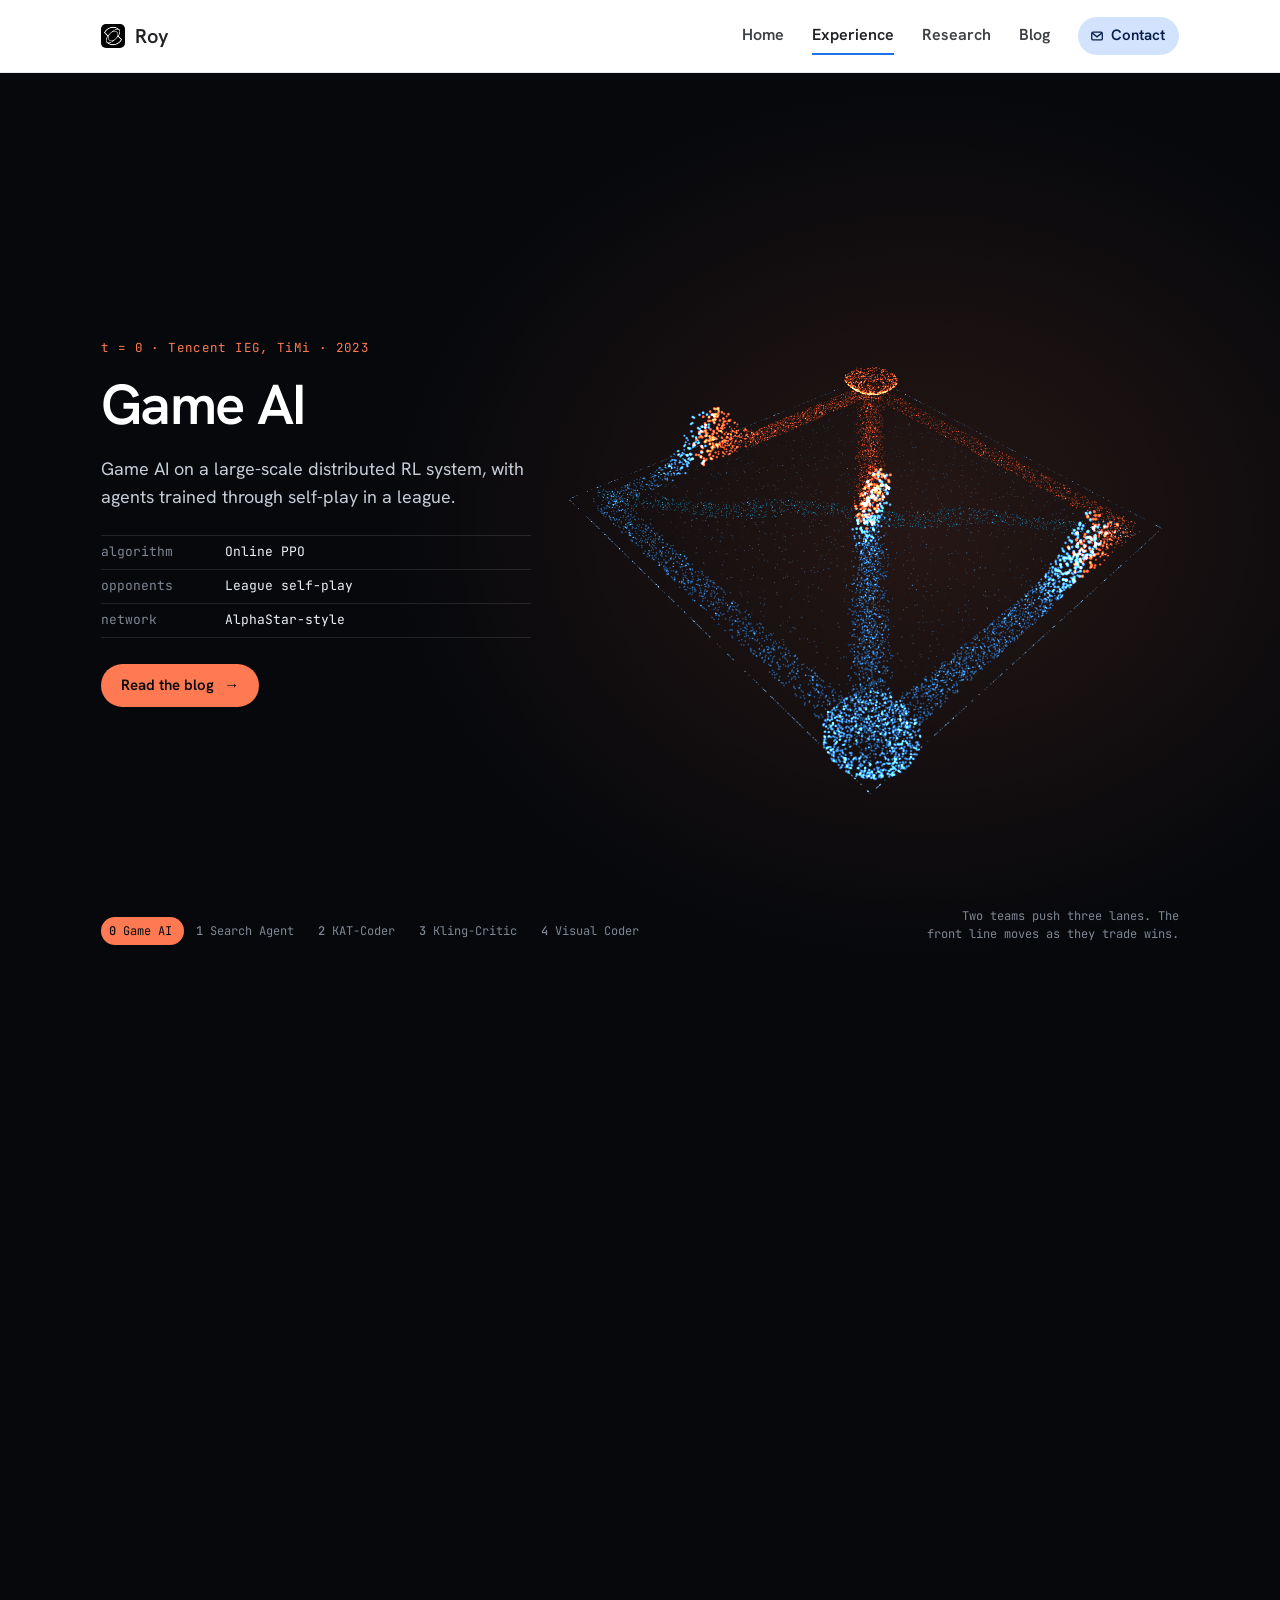
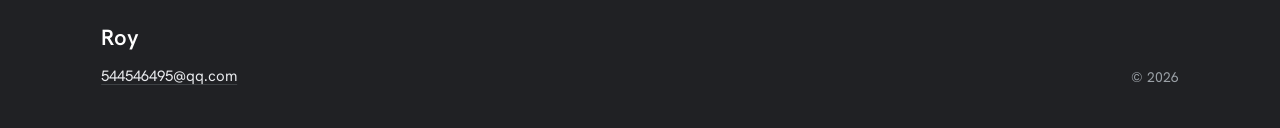
<file: experience.html>
<!doctype html>
<html lang="en">
<head>
<meta charset="utf-8">
<meta name="viewport" content="width=device-width, initial-scale=1">
<title>Experience · Roy</title>
<link rel="icon" href="assets/img/favicon.svg" type="image/svg+xml">
<link rel="preload" href="assets/fonts/hanken-grotesk.woff2" as="font" type="font/woff2" crossorigin>
<link rel="stylesheet" href="assets/css/site.css?v=2ad6f1b4">
</head>
<body data-active="experience">

<div id="site-header"></div>

<main>

<!-- The canvas draws one swarm; experience.js re-forms it per chapter -->
<section class="exp" id="experience" aria-label="Experience">
  <i class="exp-anchor" id="t1"></i><i class="exp-anchor" id="t2"></i><i class="exp-anchor" id="t3"></i><i class="exp-anchor" id="t4"></i><i class="exp-anchor" id="t5"></i>
  <div class="stage">
    <canvas aria-hidden="true"></canvas>

    <article class="chapter opening" style="--c:#dfe6f2">
      <p class="eyebrow">Experience</p>
      <h1>Every job,<br>a harder<br>environment.</h1>
      <p class="lede">Five environments, one swarm. Keep scrolling to step through them, and open any one to read its blog.</p>
    </article>

    <article class="chapter" style="--c:#ff7a52">
      <p class="eyebrow">t = 0 · Tencent IEG, TiMi · 2023</p>
      <h2>Game AI</h2>
      <p class="lede">Game AI on a large-scale distributed RL system, with agents trained through self-play in a league.</p>
      <dl>
        <div><dt>algorithm</dt><dd>Online PPO</dd></div>
        <div><dt>opponents</dt><dd>League self-play</dd></div>
        <div><dt>network</dt><dd>AlphaStar-style</dd></div>
      </dl>
      <a class="cta" href="https://my.feishu.cn/docx/VE1Jd40pVouvCBxalZNcwFbYnYc" target="_blank" rel="noopener">Read the blog <span>→</span></a>
      <p class="fig">Two teams push three lanes. The front line moves as they trade wins.</p>
    </article>

    <article class="chapter" style="--c:#ffc83d">
      <p class="eyebrow">t = 1 · Meituan · 2024 – 2026</p>
      <h2>Search Agent</h2>
      <p class="lede">Agentic RL for AI search: better search and recommendation across multi-turn user sessions, with reward assigned per chunk.</p>
      <dl>
        <div><dt>model</dt><dd>Qwen3-235B</dd></div>
        <div><dt>reward</dt><dd>Chunk-level credit</dd></div>
        <div><dt>infra</dt><dd>MoE train-serve consistency</dd></div>
      </dl>
      <a class="cta" href="https://my.feishu.cn/docx/C8CPdwXnyoalkwxebvKcsvU4npd" target="_blank" rel="noopener">Read the blog <span>→</span></a>
      <p class="fig">A query branches over turns. Gold marks the chunks that earned reward.</p>
    </article>

    <article class="chapter" style="--c:#3de08f">
      <p class="eyebrow">t = 2 · Kling AI · 2026</p>
      <h2>KAT-Coder V2.5</h2>
      <p class="lede">Agentic RL for real software engineering. I led environment synthesis, training infra, algorithms and evaluation.</p>
      <dl>
        <div><dt>environments</dt><dd>22k verified, 31 languages</dd></div>
        <div><dt>OOD gain</dt><dd>+4.8pp Flash, +3.1pp Pro</dd></div>
        <div><dt>downloads</dt><dd>4.8M</dd></div>
      </dl>
      <a class="cta" href="https://royfu-rl.github.io/kat-coder-rl-blog/" target="_blank" rel="noopener">Read the blog <span>→</span></a>
      <p class="fig">Each dot is a sandbox. Green passes, red fails.</p>
    </article>

    <article class="chapter" style="--c:#ff5f7e">
      <p class="eyebrow">t = 3 · Kling-VLM · 2026</p>
      <h2>Kling-Critic <small>Omni Understanding</small></h2>
      <p class="lede">Automated quality evaluation for Kling's video models. The critic reports which frame, where, and why.</p>
      <dl>
        <div><dt>pipeline</dt><dd>Recall, then verify</dd></div>
        <div><dt>output</dt><dd>Frame range, bbox, severity</dd></div>
        <div><dt>next</dt><dd>Outcome and process reward</dd></div>
      </dl>
      <span class="cta soon">Opening Soon</span>
      <p class="fig">The critic scans a clip and flags the frame where the subject breaks.</p>
    </article>

    <article class="chapter" style="--c:#b9f53d">
      <p class="eyebrow">t = 4 · Kling-VLM · 2026</p>
      <h2>Kling-Keye Visual Coder</h2>
      <p class="lede">Models that write code to make web pages, 3D scenes and videos. Looks have no pass/fail test, so verification reads what actually renders.</p>
      <dl>
        <div><dt>tracks</dt><dd>Web, 3D, Video</dd></div>
        <div><dt>judged on</dt><dd>Render, interaction, runtime state</dd></div>
      </dl>
      <span class="cta soon">Opening Soon</span>
      <p class="fig">Code on the left becomes the render on the right.</p>
    </article>

    <nav class="rail" aria-label="Experience chapters">
      <a href="#t1"><b>0</b><span>Game AI</span></a>
      <a href="#t2"><b>1</b><span>Search Agent</span></a>
      <a href="#t3"><b>2</b><span>KAT-Coder</span></a>
      <a href="#t4"><b>3</b><span>Kling-Critic</span></a>
      <a href="#t5"><b>4</b><span>Visual Coder</span></a>
    </nav>
  </div>
</section>

</main>

<div id="site-footer"></div>

<script src="assets/js/site.js?v=3c889df4"></script>
<script src="assets/js/swarm.js?v=55a91ac2"></script>
<script src="assets/js/experience.js?v=f4c85335"></script>
</body>
</html>
</file>
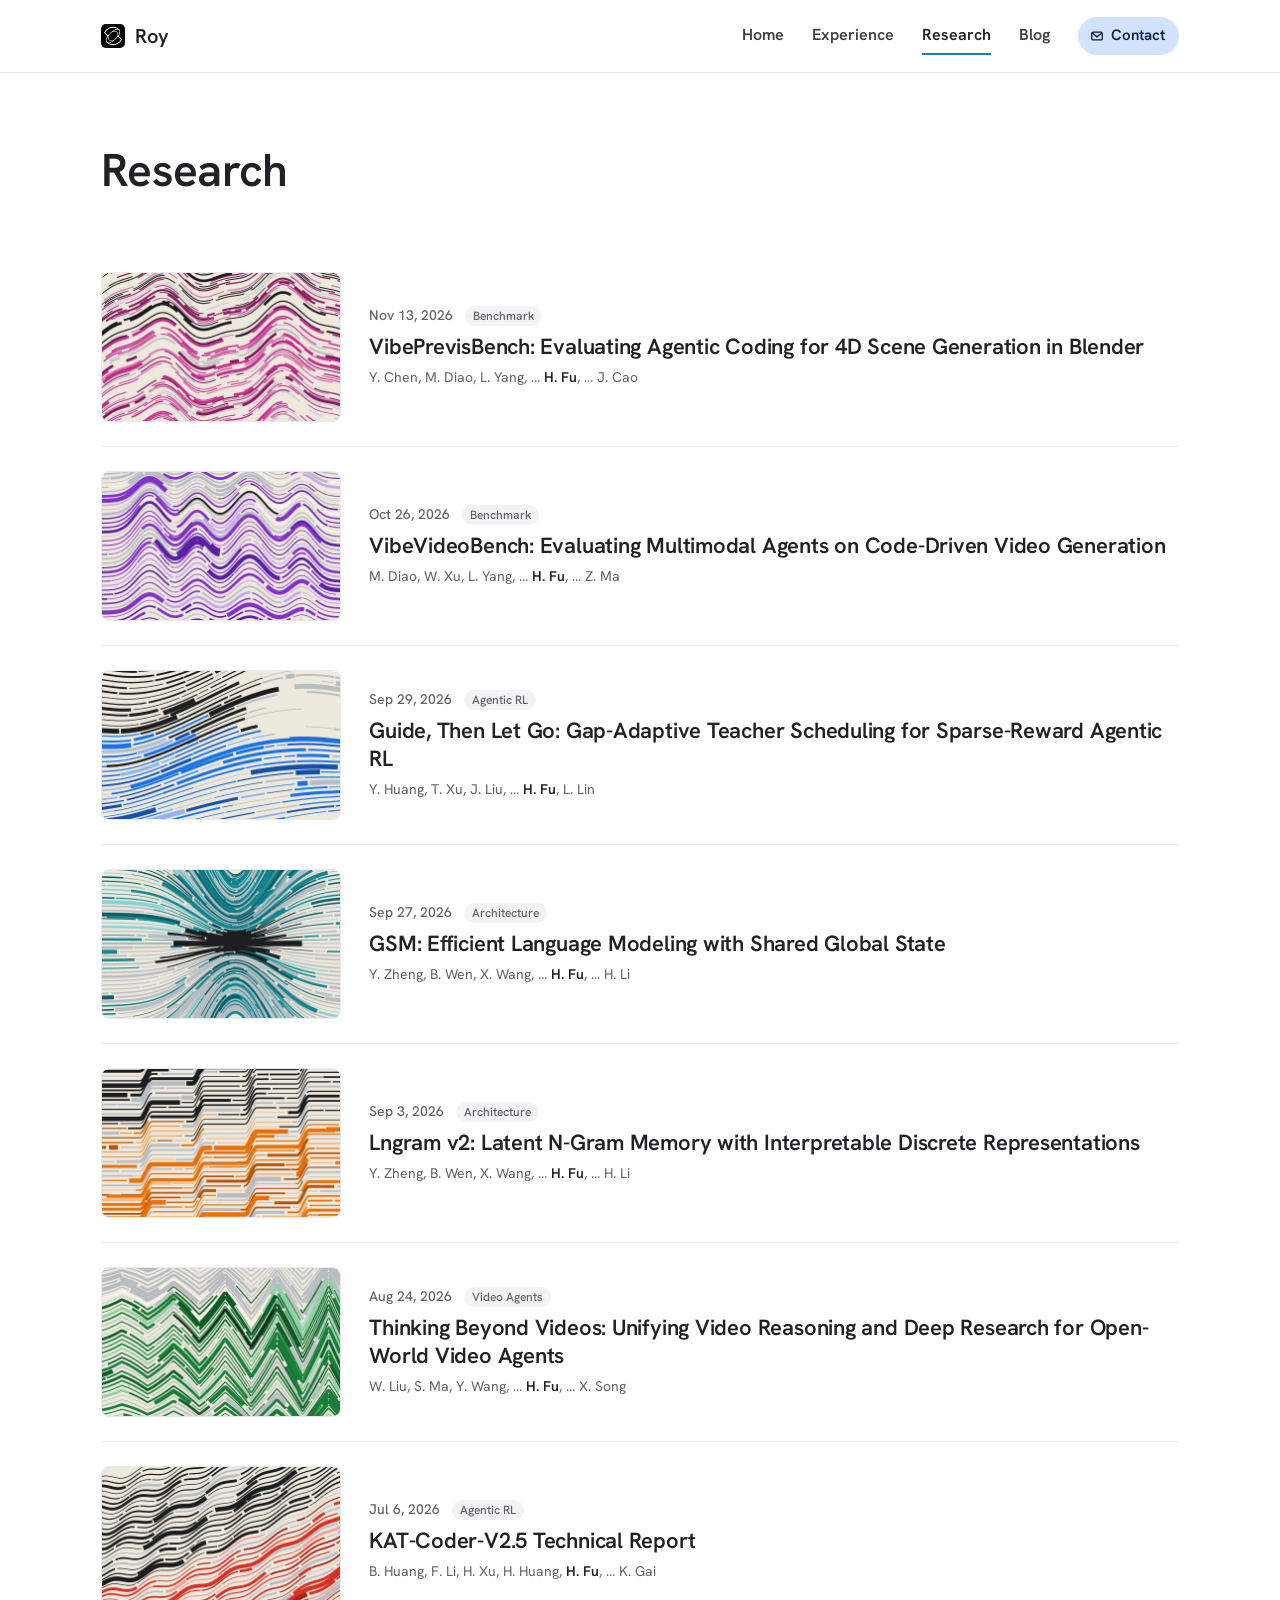
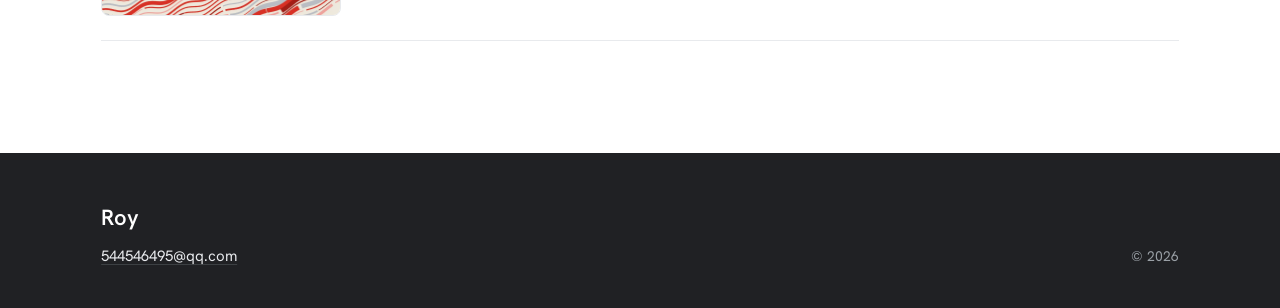
<file: research.html>
<!doctype html>
<html lang="en">
<head>
<meta charset="utf-8">
<meta name="viewport" content="width=device-width, initial-scale=1">
<title>Research · Roy</title>
<link rel="icon" href="assets/img/favicon.svg" type="image/svg+xml">
<link rel="preload" href="assets/fonts/hanken-grotesk.woff2" as="font" type="font/woff2" crossorigin>
<link rel="stylesheet" href="assets/css/site.css?v=2ad6f1b4">
</head>
<body data-active="research">

<div id="site-header"></div>

<main>

<section class="page-hero">
  <div class="page"><h1>Research</h1></div>
</section>

<section class="journal">
  <div class="page">
    <div class="post-list">

      <article class="exp-row">
        <a class="tile-thumb" href="https://vibeprevisbench.github.io/" target="_blank" rel="noopener" tabindex="-1"><img src="assets/img/research/vibeprevisbench.webp" alt="" loading="lazy"></a>
        <div>
          <div class="post-meta"><span>Nov 13, 2026</span><span class="tag">Benchmark</span></div>
          <h3 class="post-title"><a href="https://vibeprevisbench.github.io/" target="_blank" rel="noopener">VibePrevisBench: Evaluating Agentic Coding for 4D Scene Generation in Blender</a></h3>
          <p class="post-authors">Y. Chen, M. Diao, L. Yang, … <b>H. Fu</b>, … J. Cao</p>
        </div>
      </article>

      <article class="exp-row">
        <a class="tile-thumb" href="https://vibevideobench.github.io/" target="_blank" rel="noopener" tabindex="-1"><img src="assets/img/research/vibevideobench.webp" alt="" loading="lazy"></a>
        <div>
          <div class="post-meta"><span>Oct 26, 2026</span><span class="tag">Benchmark</span></div>
          <h3 class="post-title"><a href="https://vibevideobench.github.io/" target="_blank" rel="noopener">VibeVideoBench: Evaluating Multimodal Agents on Code-Driven Video Generation</a></h3>
          <p class="post-authors">M. Diao, W. Xu, L. Yang, … <b>H. Fu</b>, … Z. Ma</p>
        </div>
      </article>

      <article class="exp-row">
        <a class="tile-thumb" href="https://arxiv.org/abs/2609.37898" target="_blank" rel="noopener" tabindex="-1"><img src="assets/img/research/gats.webp" alt="" loading="lazy"></a>
        <div>
          <div class="post-meta"><span>Sep 29, 2026</span><span class="tag">Agentic RL</span></div>
          <h3 class="post-title"><a href="https://arxiv.org/abs/2609.37898" target="_blank" rel="noopener">Guide, Then Let Go: Gap-Adaptive Teacher Scheduling for Sparse-Reward Agentic RL</a></h3>
          <p class="post-authors">Y. Huang, T. Xu, J. Liu, … <b>H. Fu</b>, L. Lin</p>
        </div>
      </article>

      <article class="exp-row">
        <a class="tile-thumb" href="https://arxiv.org/abs/2609.33465" target="_blank" rel="noopener" tabindex="-1"><img src="assets/img/research/gsm.webp" alt="" loading="lazy"></a>
        <div>
          <div class="post-meta"><span>Sep 27, 2026</span><span class="tag">Architecture</span></div>
          <h3 class="post-title"><a href="https://arxiv.org/abs/2609.33465" target="_blank" rel="noopener">GSM: Efficient Language Modeling with Shared Global State</a></h3>
          <p class="post-authors">Y. Zheng, B. Wen, X. Wang, … <b>H. Fu</b>, … H. Li</p>
        </div>
      </article>

      <article class="exp-row">
        <a class="tile-thumb" href="https://arxiv.org/abs/2609.03426" target="_blank" rel="noopener" tabindex="-1"><img src="assets/img/research/lngram-v2.webp" alt="" loading="lazy"></a>
        <div>
          <div class="post-meta"><span>Sep 3, 2026</span><span class="tag">Architecture</span></div>
          <h3 class="post-title"><a href="https://arxiv.org/abs/2609.03426" target="_blank" rel="noopener">Lngram v2: Latent N-Gram Memory with Interpretable Discrete Representations</a></h3>
          <p class="post-authors">Y. Zheng, B. Wen, X. Wang, … <b>H. Fu</b>, … H. Li</p>
        </div>
      </article>

      <article class="exp-row">
        <a class="tile-thumb" href="https://arxiv.org/abs/2608.23329" target="_blank" rel="noopener" tabindex="-1"><img src="assets/img/research/videorover.webp" alt="" loading="lazy"></a>
        <div>
          <div class="post-meta"><span>Aug 24, 2026</span><span class="tag">Video Agents</span></div>
          <h3 class="post-title"><a href="https://arxiv.org/abs/2608.23329" target="_blank" rel="noopener">Thinking Beyond Videos: Unifying Video Reasoning and Deep Research for Open-World Video Agents</a></h3>
          <p class="post-authors">W. Liu, S. Ma, Y. Wang, … <b>H. Fu</b>, … X. Song</p>
        </div>
      </article>

      <article class="exp-row">
        <a class="tile-thumb" href="https://arxiv.org/abs/2607.05471" target="_blank" rel="noopener" tabindex="-1"><img src="assets/img/research/kat-coder.webp" alt="" loading="lazy"></a>
        <div>
          <div class="post-meta"><span>Jul 6, 2026</span><span class="tag">Agentic RL</span></div>
          <h3 class="post-title"><a href="https://arxiv.org/abs/2607.05471" target="_blank" rel="noopener">KAT-Coder-V2.5 Technical Report</a></h3>
          <p class="post-authors">B. Huang, F. Li, H. Xu, H. Huang, <b>H. Fu</b>, … K. Gai</p>
        </div>
      </article>

    </div>
  </div>
</section>

</main>

<div id="site-footer"></div>

<script src="assets/js/site.js?v=3c889df4"></script>
</body>
</html>
</file>
<file: assets/css/site.css>
@font-face { font-family: 'Hanken Grotesk'; font-weight: 400 800; font-display: swap; src: url('../fonts/hanken-grotesk.woff2') format('woff2'); }
@font-face { font-family: 'Hanken Grotesk'; font-style: italic; font-weight: 400; font-display: swap; src: url('../fonts/hanken-grotesk-italic.woff2') format('woff2'); }
@font-face { font-family: 'JetBrains Mono'; font-weight: 400 500; font-display: swap; src: url('../fonts/jetbrains-mono.woff2') format('woff2'); }

/* Lets the chapter color fade instead of jump */
@property --c { syntax: '<color>'; inherits: true; initial-value: #dfe6f2; }

:root {
  --paper: #fff;
  --paper-2: #f8f9fa;
  --paper-3: #f1f3f4;
  --ink: #202124;
  --ink-2: #3c4043;
  --ink-3: #5f6368;
  --rule: #e8eaed;
  --accent: #1a73e8;
  --accent-hover: #1967d2;
  --link-line: rgba(26, 115, 232, .35);
  --mint: #d3e3fd;
  --mint-2: #c2d7fb;
  --mint-ink: #041e49;
  --deep: #202124;
  --deep-ink: #e8eaed;
  --deep-muted: #9aa0a6;
  --deep-rule: #3c4043;
  --night: #06080c;
  --sans: 'Hanken Grotesk', 'Helvetica Neue', Arial, 'PingFang SC', 'Noto Sans SC', 'Microsoft YaHei', sans-serif;
  --mono: 'JetBrains Mono', ui-monospace, Menlo, monospace;
  --max: 1180px;
  --gutter: clamp(20px, 4vw, 56px);
  --edge: max(var(--gutter), calc((100vw - var(--max)) / 2 + var(--gutter)));
  --step: 120vh;   /* scroll distance per Experience chapter */
}

* { box-sizing: border-box; }
html, body { margin: 0; padding: 0; overflow-x: clip; }
html { scroll-behavior: smooth; }
body { background: var(--paper); color: var(--ink); font: 16px/1.55 var(--sans); -webkit-font-smoothing: antialiased; text-rendering: optimizeLegibility; }
h1, h2, h3, p, ul, ol, dl, dd { margin: 0; padding: 0; }
ul, ol { list-style: none; }
a { color: inherit; text-decoration: none; }
img { display: block; }
:focus-visible { outline: 2px solid var(--accent); outline-offset: 2px; border-radius: 2px; }

.page { max-width: var(--max); margin: 0 auto; padding: 0 var(--gutter); }
section.journal { padding-top: clamp(56px, 8vw, 96px); }
main > section.journal:last-child { padding-bottom: clamp(72px, 9vw, 112px); }


/* ---- Top bar ---- */
.topbar { position: relative; z-index: 50; background: var(--paper); border-bottom: 1px solid var(--rule); }
.topbar-inner { display: flex; align-items: center; justify-content: space-between; gap: 24px; height: 72px; max-width: var(--max); margin: 0 auto; padding: 0 var(--gutter); }
.brand { display: inline-flex; align-items: center; gap: 10px; font-size: 20px; font-weight: 600; letter-spacing: -.01em; white-space: nowrap; }
.brand-mark { height: 24px; width: auto; border-radius: 5px; }
.nav { display: flex; align-items: center; gap: 28px; }
.nav a { padding: 6px 0; border-bottom: 2px solid transparent; color: var(--ink-2); font-size: 16px; font-weight: 600; white-space: nowrap; transition: color .15s; }
.nav a:hover { color: var(--accent-hover); }
.nav a.active { color: var(--ink); border-bottom-color: var(--accent); }
.nav a.nav-cta { display: inline-flex; align-items: center; gap: 7px; padding: 7px 14px 7px 12px; border: 0; border-radius: 50px; background: var(--mint); color: var(--mint-ink); font-size: 15px; transition: background .15s; }
.nav a.nav-cta:hover { background: var(--mint-2); color: var(--mint-ink); }
.nav-cta svg { width: 14px; height: 14px; stroke: currentColor; }

.nav-toggle { display: none; align-items: center; justify-content: center; flex-shrink: 0; width: 40px; height: 40px; margin-right: -8px; padding: 0; border: 0; border-radius: 50%; background: transparent; color: var(--ink); cursor: pointer; }
.burger, .burger::before, .burger::after { display: block; width: 18px; height: 2px; border-radius: 2px; background: currentColor; transition: transform .2s, background .15s; }
.burger { position: relative; }
.burger::before, .burger::after { content: ''; position: absolute; left: 0; }
.burger::before { top: -6px; }
.burger::after { top: 6px; }
.nav-toggle[aria-expanded="true"] .burger { background: transparent; }
.nav-toggle[aria-expanded="true"] .burger::before { background: var(--ink); transform: translateY(6px) rotate(45deg); }
.nav-toggle[aria-expanded="true"] .burger::after { background: var(--ink); transform: translateY(-6px) rotate(-45deg); }


/* ---- Home: hero ---- */
#hero { padding-top: clamp(40px, 6vw, 72px); }
.hero-grid { display: grid; grid-template-columns: clamp(220px, 25vw, 290px) minmax(0, 1fr); gap: clamp(32px, 6vw, 88px); align-items: stretch; }
.hero-grid > .aside { grid-column: 1; grid-row: 1; display: flex; flex-direction: column; }
.hero-grid > div:first-child { grid-column: 2; grid-row: 1; }
.hero-name, .page-hero h1 { font-size: clamp(34px, 4.6vw, 46px); font-weight: 600; line-height: 1.1; letter-spacing: -.015em; }
.hero-name { margin-bottom: 24px; }
.hero-bio { max-width: 660px; color: var(--ink-2); font-size: 18px; line-height: 1.6; }
.hero-bio p + p { margin-top: 16px; }
.hero-bio a, .log a { padding: 0 1px; border-bottom: 1px solid var(--link-line); color: var(--ink); transition: color .15s, border-color .15s; }
.hero-bio a:hover, .log a:hover { color: var(--accent); border-bottom-color: var(--accent); }
.hero-bio .zh { color: var(--ink-3); font-size: 15px; line-height: 1.75; }

.avatar-frame { width: 100%; aspect-ratio: 1; overflow: hidden; border-radius: 8px; background: var(--paper-2); }
.avatar-frame img { width: 100%; height: 100%; object-fit: cover; }
.hero-aff { display: grid; gap: 14px; padding-top: 28px; }
.hero-aff li { display: flex; align-items: center; gap: 14px; }
.hero-aff img { flex: none; width: 32px; height: 32px; object-fit: contain; border-radius: 6px; }
.hero-aff span { display: flex; flex-direction: column; gap: 2px; color: var(--ink-3); font-size: 13px; line-height: 1.35; }
.hero-aff b { color: var(--ink); font-size: 15px; font-weight: 600; }


/* ---- Section heads, logs ---- */
.sec-head { display: flex; align-items: baseline; justify-content: space-between; gap: 16px; margin-bottom: 24px; }
.sec-title { font-size: clamp(25px, 2.4vw, 30px); font-weight: 600; line-height: 1.2; letter-spacing: -.01em; }
.sec-more { flex: none; color: var(--accent); font-size: 15px; font-weight: 600; transition: color .15s; }
.sec-more:hover { color: var(--accent-hover); text-decoration: underline; text-underline-offset: 3px; }

.log li { display: grid; grid-template-columns: 96px minmax(0, 1fr); gap: 20px; align-items: baseline; padding: 10px 0; color: var(--ink-2); line-height: 1.5; }
.log li.year-start { margin-top: 8px; padding-top: 18px; border-top: 1px solid var(--rule); }
.log .date { color: var(--ink-3); font-size: 14px; font-weight: 500; white-space: nowrap; font-variant-numeric: tabular-nums; }


/* ---- Posts: shared by the Experience cards and Research ---- */
.post-meta { display: flex; flex-wrap: wrap; align-items: center; gap: 12px; color: var(--ink-3); font-size: 14px; font-weight: 500; font-variant-numeric: tabular-nums; }
.tag { padding: 0 8px; border-radius: 999px; background: var(--paper-3); color: var(--ink-3); font-size: 12px; line-height: 20px; }
button.tag, a.tag { border: 0; font-family: inherit; font-weight: 500; cursor: pointer; transition: background .15s, color .15s; }   /* 分类标签：点了按分类筛选 */
button.tag:hover, a.tag:hover { background: var(--mint); color: var(--mint-ink); }
.post-title { margin: 6px 0 8px; font-size: 22px; font-weight: 600; line-height: 1.25; letter-spacing: -.01em; }
.post-title a { transition: color .15s; }
.post-title a:hover { color: var(--accent); }
.post-desc { color: var(--ink-2); line-height: 1.55; }
.post-authors { color: var(--ink-3); font-size: 14px; line-height: 1.4; text-wrap: pretty; }
.post-authors b { color: var(--ink); font-weight: 600; }

.tile-thumb { display: block; aspect-ratio: 16 / 10; overflow: hidden; border: 1px solid var(--rule); border-radius: 8px; background: var(--paper-2); }
.tile-thumb img { width: 100%; height: 100%; object-fit: cover; transition: transform .35s cubic-bezier(.2, .7, .3, 1); }
.tile-thumb:hover img { transform: scale(1.03); }

.post-grid { display: grid; grid-template-columns: repeat(2, minmax(0, 1fr)); column-gap: clamp(28px, 4vw, 56px); row-gap: 40px; }
.post-grid.exp-grid { grid-template-columns: repeat(3, minmax(0, 1fr)); }
.post-card { display: flex; flex-direction: column; min-width: 0; }
.post-card .post-title { margin: 6px 0; font-size: 20px; }
.soon:not(.cta) { align-self: flex-start; margin-top: 10px; padding: 0 10px; border-radius: 999px; background: var(--paper-3); color: var(--ink-3); font-size: 12px; font-weight: 600; line-height: 22px; }
.exp-grid .post-meta { margin-top: 12px; }

.page-hero { padding-top: clamp(40px, 6vw, 72px); }
.page-hero h1 { max-width: 20em; margin-bottom: 16px; }
.page-hero + section.journal { padding-top: clamp(32px, 5vw, 56px); }
.exp-row { display: grid; grid-template-columns: 240px minmax(0, 1fr); column-gap: 28px; align-items: center; padding: 24px 0; border-bottom: 1px solid var(--rule); }
.exp-row:first-child { padding-top: 4px; }

/* ---- Blog: text-only rows, as wenhaochai.com/blogs.html ---- */
.page-hero .lede { max-width: 38em; margin: 0; color: var(--ink-2); font-size: clamp(18px, 1.6vw, 20px); line-height: 1.45; text-wrap: pretty; }
.post-row { padding: 24px 0; border-bottom: 1px solid var(--rule); }
.post-row.first { padding-top: 4px; }
.post-row[hidden] { display: none; }
.post-row .post-desc { margin: 0 0 12px; font-size: 16px; line-height: 1.55; text-wrap: pretty; }
.post-links { display: flex; flex-wrap: wrap; gap: 18px; }
.post-links a { color: var(--accent); font-size: 15px; font-weight: 600; transition: color .15s; }
.post-links a:hover { color: var(--accent-hover); }
@media (prefers-reduced-motion: no-preference) {   /* titles and link rows: an underline draws in from the left */
  .post-row .post-title a, .post-links a { background: linear-gradient(currentColor, currentColor) 0 100% / 0 2px no-repeat; transition: background-size .28s cubic-bezier(.2, .7, .3, 1), color .15s; }
  .post-row .post-title a { background-size: 0 1px; }
  .post-row .post-title a:hover { background-size: 100% 1px; }
  .post-links a:hover { background-size: 100% 2px; }
}

/* taxonomy: category tabs like the reference's contents bar (active tab underlined in blue),
   then the category's topics as a pill group like its language switch */
.blog-tabs { display: flex; gap: 24px; margin: 0 0 28px; overflow-x: auto; border-bottom: 1px solid var(--rule); scrollbar-width: none; }
.blog-tabs::-webkit-scrollbar { display: none; }
.blog-tabs button { flex: none; padding: 14px 0 11px; border: 0; border-bottom: 2px solid transparent; background: none; color: var(--ink-2); font: 15px var(--sans); white-space: nowrap; cursor: pointer; transition: color .15s, border-color .15s; }
.blog-tabs button:hover, .blog-tabs button.on { color: var(--ink); }
.blog-tabs button.on { border-bottom-color: var(--accent); }
.blog-subs { display: flex; width: fit-content; max-width: 100%; margin: -8px 0 24px; padding: 2px; overflow-x: auto; border-radius: 50px; background: var(--paper-3); scrollbar-width: none; }   /* one line; scrolls sideways on phones */
.blog-subs::-webkit-scrollbar { display: none; }
.blog-subs[hidden] { display: none; }
.blog-subs button { flex: none; padding: 5px 12px; white-space: nowrap; border: 0; border-radius: 50px; background: transparent; color: var(--ink-2); font: 600 14px var(--sans); cursor: pointer; }
.blog-subs button.on { background: var(--mint); color: var(--mint-ink); }


/* ---- Contact ---- */
.prose { max-width: 700px; color: var(--ink-2); line-height: 1.6; font-size: 17px; }
.prose a { padding: 0 1px; border-bottom: 1px solid var(--link-line); color: var(--ink); }
.prose a:hover { color: var(--accent); border-bottom-color: var(--accent); }


/* ---- Footer ---- */
.foot { padding: 48px 0 40px; background: var(--deep); color: var(--deep-ink); font-size: 15px; }
.foot-inner { display: flex; flex-wrap: wrap; justify-content: space-between; align-items: flex-end; gap: 16px 24px; max-width: var(--max); margin: 0 auto; padding: 0 var(--gutter); }
.foot-brand { color: #fff; font-size: 22px; font-weight: 600; letter-spacing: -.01em; }
.foot-mail { margin-top: 10px; }
.foot-mail a { text-decoration: underline; text-underline-offset: 3px; text-decoration-color: var(--deep-rule); }
.foot-mail a:hover { color: #fff; text-decoration-color: currentColor; }
.foot-meta { color: var(--deep-muted); font-size: 14px; }


/* ---- Home film: the Experience swarm in a player ---- */
.film {
  --c: #ff7a52;
  display: block; position: relative; aspect-ratio: 16 / 7; overflow: hidden; border-radius: 8px; color: #fff;
  background: radial-gradient(55% 80% at 72% 48%, color-mix(in srgb, var(--c) 14%, transparent), transparent 70%), var(--night);
  transition: --c .9s;
}
.film canvas { position: absolute; inset: 0; width: 100%; height: 100%; }
.film-text { position: absolute; left: clamp(20px, 3.4vw, 40px); top: 44%; transform: translateY(-50%); max-width: 44%; }
.film-where { color: var(--c); font: 13px/1.5 var(--mono); }
.film-title { margin-top: 10px; font-size: clamp(30px, 4.2vw, 52px); font-weight: 600; line-height: 1.08; letter-spacing: -.02em; }
.film-bar { position: absolute; inset: auto clamp(20px, 3.4vw, 40px) 14px; display: grid; grid-template-columns: repeat(5, 1fr); padding-top: 10px; color: #8d939d; font-size: 12.5px; font-weight: 500; }
.film-bar::before, .film-bar::after { content: ''; position: absolute; left: 0; top: 0; width: 100%; height: 2px; }
.film-bar::before { background: #ffffff26; }
.film-bar::after { background: var(--c); transform: scaleX(var(--played, 0)); transform-origin: left; }
.film-bar li { transition: color .3s; }
.film-bar li.on { color: #fff; }


/* ---- Experience page: stacked by default, a pinned stage once experience.js adds .live ---- */
.exp { position: relative; background: var(--night); color: #c6ccd6; }
.stage { display: grid; gap: 72px; max-width: var(--max); margin: 0 auto; padding: 72px var(--gutter); }
.stage canvas, .rail, .exp-anchor { display: none; }

.exp.live { height: calc(100svh + 5 * var(--step)); }
.exp.live .stage {
  position: sticky; top: 0; display: block; height: 100svh; max-width: none; padding: 0; overflow: hidden;
  background: radial-gradient(60% 70% at 72% 50%, color-mix(in srgb, var(--c) 13%, transparent), transparent 70%), var(--night);
  transition: --c .9s;
}
.exp.live canvas { display: block; position: absolute; inset: 0; width: 100%; height: 100%; }
.exp.live .rail { display: flex; }
.exp.live .exp-anchor { display: block; position: absolute; left: 0; }
.exp-anchor:nth-of-type(1) { top: calc(1 * var(--step)); }
.exp-anchor:nth-of-type(2) { top: calc(2 * var(--step)); }
.exp-anchor:nth-of-type(3) { top: calc(3 * var(--step)); }
.exp-anchor:nth-of-type(4) { top: calc(4 * var(--step)); }
.exp-anchor:nth-of-type(5) { top: calc(5 * var(--step)); }

.exp.live .chapter {
  position: absolute; inset: 0; padding: 0 var(--edge);
  display: flex; flex-direction: column; justify-content: center; align-items: flex-start;
  transform: translateY(18px); opacity: 0; visibility: hidden; pointer-events: none;
  transition: opacity .35s, transform .5s cubic-bezier(.2, .7, .2, 1), visibility .35s;
}
.exp.live .chapter > * { max-width: min(430px, 38vw); }
.exp.live .chapter.opening > * { max-width: min(520px, 40vw); }
.exp.live .chapter.on { transform: none; opacity: 1; visibility: visible; }
.exp.live dl { width: 100%; }

.eyebrow { margin-bottom: 18px; color: var(--c); font: 12.5px/1.5 var(--mono); letter-spacing: .03em; }
.chapter h1, .chapter h2 { color: #fff; font-weight: 600; line-height: 1.02; letter-spacing: -.03em; }
.chapter h1 { font-size: clamp(44px, 5vw, 72px); }
.chapter h2 { font-size: clamp(40px, 4.4vw, 64px); }
.chapter small { display: block; margin-top: 12px; color: var(--c); font-size: .3em; font-weight: 500; line-height: 1.3; letter-spacing: -.005em; }
.lede { margin-top: 22px; font-size: 18px; line-height: 1.55; }
.chapter dl { margin-top: 24px; border-top: 1px solid #ffffff1c; font: 13px/1.45 var(--mono); }
.chapter dl div { display: grid; grid-template-columns: 112px 1fr; gap: 12px; padding: 7px 0; border-bottom: 1px solid #ffffff1c; }
.chapter dt { color: #7f8794; }
.chapter dd { color: #eef1f6; }

.cta { display: inline-flex; gap: 10px; margin-top: 26px; padding: 10px 20px; border-radius: 50px; background: var(--c); color: var(--night); font-size: 15px; font-weight: 600; }
.cta span { transition: transform .25s; }
.cta:hover span, .cta:focus-visible span { transform: translateX(5px); }
.exp.live .cta { pointer-events: auto; }
.cta.soon { border: 1px solid var(--c); background: transparent; color: var(--c); cursor: default; }   /* not public yet */
/* The whole stage opens the active chapter's blog */
.exp.live .cta::after { content: ''; position: absolute; inset: 0; cursor: pointer; }

.fig { margin-top: 16px; color: #7f8794; font: 12px/1.5 var(--mono); text-wrap: balance; }
.exp.live .chapter > .fig { position: absolute; right: var(--edge); bottom: 30px; margin: 0; max-width: 460px; text-align: right; }

.rail { position: absolute; z-index: 2; left: var(--edge); bottom: 28px; gap: 4px; font: 12px var(--mono); }
.rail a { display: flex; align-items: center; gap: 7px; padding: 6px 12px 6px 8px; border-radius: 99px; color: #7f8794; transition: color .25s, background .25s; }
.rail a b { font-weight: 500; }
.rail a:hover { color: #fff; }
.rail a.on { background: var(--c); color: var(--night); }


/* ---- Narrow screens ---- */
@media (max-width: 900px) {
  .post-grid.exp-grid { grid-template-columns: repeat(2, minmax(0, 1fr)); }
}

@media (max-width: 860px) {
  .hero-grid { grid-template-columns: auto minmax(0, 1fr); grid-template-areas: "avatar name" "bio bio"; column-gap: clamp(18px, 5vw, 28px); row-gap: 0; align-items: center; }
  .hero-grid > div:first-child, .hero-grid > .aside { display: contents; }
  .avatar-frame { grid-area: avatar; width: clamp(88px, 24vw, 128px); }
  .hero-name { grid-area: name; margin: 0; }
  .hero-bio { grid-area: bio; margin-top: 20px; font-size: 17px; }
  .hero-aff { display: none; }

  .exp.live .chapter { justify-content: flex-end; padding: 0 20px 62px; }
  .exp.live .chapter > *, .exp.live .chapter.opening > * { max-width: 100%; }
  .chapter h1 { font-size: 40px; }
  .chapter h2 { font-size: 34px; }
  .eyebrow { margin-bottom: 10px; font-size: 11.5px; }
  .lede { margin-top: 10px; font-size: 15px; line-height: 1.45; }
  .chapter dl { margin-top: 12px; font-size: 11.5px; }
  .chapter dl div { grid-template-columns: 92px 1fr; padding: 4px 0; }
  .cta { margin-top: 12px; padding: 8px 16px; font-size: 14px; }
  .exp.live .chapter > .fig { display: none; }
  .rail { left: 14px; bottom: 16px; }
  .rail a { padding: 4px 10px; }
  .rail a span { display: none; }
}

@media (max-width: 800px) {
  .topbar-inner { height: 60px; gap: 12px; }
  .brand { font-size: 18px; }
  .brand-mark { height: 22px; }
  .nav-toggle { display: inline-flex; }
  .nav { position: absolute; top: 100%; left: 0; right: 0; flex-direction: column; align-items: stretch; gap: 0; padding: 4px var(--gutter) 16px; background: var(--paper); border-bottom: 1px solid var(--rule); box-shadow: 0 12px 24px rgba(32, 33, 36, .1); opacity: 0; visibility: hidden; transform: translateY(-6px); transition: opacity .15s, transform .15s, visibility .15s; }
  .nav.open { opacity: 1; visibility: visible; transform: none; }
  .nav a { padding: 13px 0; border-bottom: 0; }
  .nav a + a { border-top: 1px solid var(--rule); }
  .nav a.active { color: var(--accent-hover); }
  .nav a.nav-cta { align-self: flex-start; margin-top: 12px; padding: 9px 16px 9px 14px; border-top: 0; }
}

@media (max-width: 640px) {
  .post-grid, .post-grid.exp-grid { grid-template-columns: minmax(0, 1fr); row-gap: 32px; }
  .exp-row { grid-template-columns: 112px minmax(0, 1fr); column-gap: 16px; }
  .exp-row .post-title { font-size: 18px; }
  .exp-row .post-authors { font-size: 13px; }
  .log li { grid-template-columns: 76px minmax(0, 1fr); gap: 12px; padding: 9px 0; }
  .film { aspect-ratio: 4 / 3.2; }
  .film-text { top: 22px; transform: none; max-width: 80%; }
  .film-title { font-size: 28px; }
  .film-bar li { display: none; }
  .film-bar li.on { display: block; grid-column: 1 / -1; }
}
</file>
